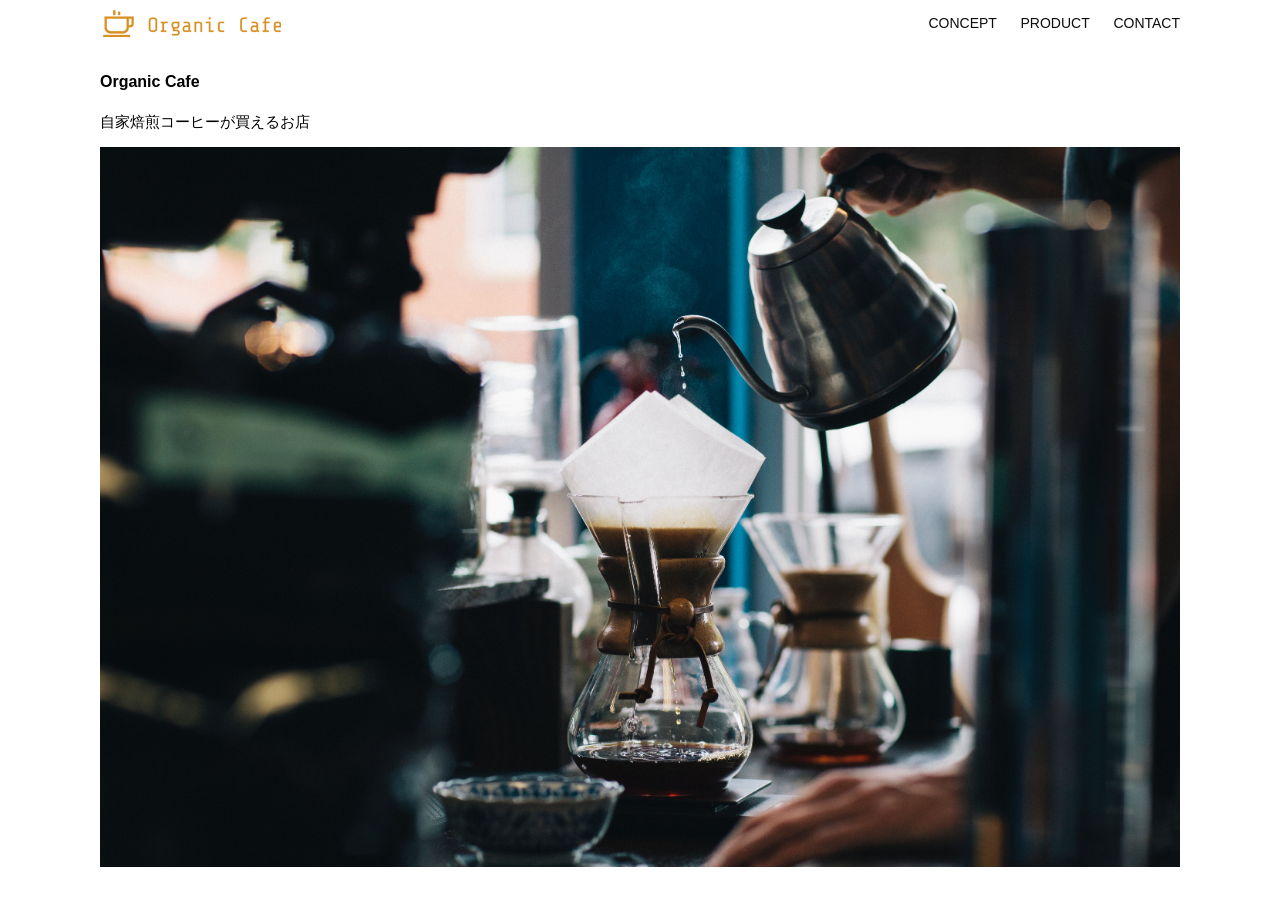
<file: kadai_013/index.html>
<!DOCTYPE html>
<html>
  <head>
    <title>Organic Cafe</title>
    <meta charset="UTF-8" />
    <meta name="description" content="自家焙煎のコーヒーがお家で楽しめるOrganic Cafe"/>
    <meta name="viewport" content="width=device-width, initial-scale=1.0" />
    <link rel="stylesheet" href="style.css" />
  </head>
  <body>
    <!-- ヘッダー -->
    <header>
      <!-- ロゴ -->
      <a href="index.html" id="logo"><img src="images/logo.png" alt="トップページに戻る"/></a>

      <!-- PC用ナビゲーション -->
      <nav id="nav-pc">
        <a href="index.html#concept">CONCEPT</a>
        <a href="index.html#product">PRODUCT</a>
        <a href="index.html#contact">CONTACT</a>
      </nav>

      <!-- ここからスマホ用メニューボタン-->
       <img id="menu-sp"  src="images/button-menu.png"  alt="ナビゲーションを開く"  onclick="document.getElementById('nav-sp').style.display = 'block'">

       <!-- ここからスマホ用ナビゲーション-->       
        <nav id="nav-sp">
          <ul>
            <li>
          <img id="close" src="images/button-close.png" alt="ナビゲーションを閉じる"  onclick="document.getElementById('nav-sp').style.display = 'none'">
          </li>
          <li>
            
      <!-- スマホロゴ -->
       <a id="logo-sp" href="index.html" onclick="document.getElementById('nav-sp').style.display = 'none'"><img src="images/logo-sp.png" alt="トップページに戻る"></a>
       
        </li>
        <li><a class="menu" href="index.html#concept" onclick="document.getElementById('nav-sp').style.display = 'none'">CONCEPT</a></li>
        <li><a class="menu" href="index.html#product" onclick="document.getElementById('nav-sp').style.display = 'none'">PRODUCT</a></li>
        <li><a class="menu" href="index.html#contact" onclick="document.getElementById('nav-sp').style.display = 'none'">CONTACT</a></li>
      </ul>
        </nav>

    </header>

    <main>
      <article>
        <!-- メインビジュアル -->
        <section id="main-visual">
          <div id="main-message">
            <h4>Organic Cafe</h4>
            <p>自家焙煎コーヒーが買えるお店</p>
          </div>
          <img src="images/main-image.jpg" alt="コーヒーをハンドドリップで淹れる画像"/>
        </section>
      </article>
    </main>
  </body>
</html>
</file>
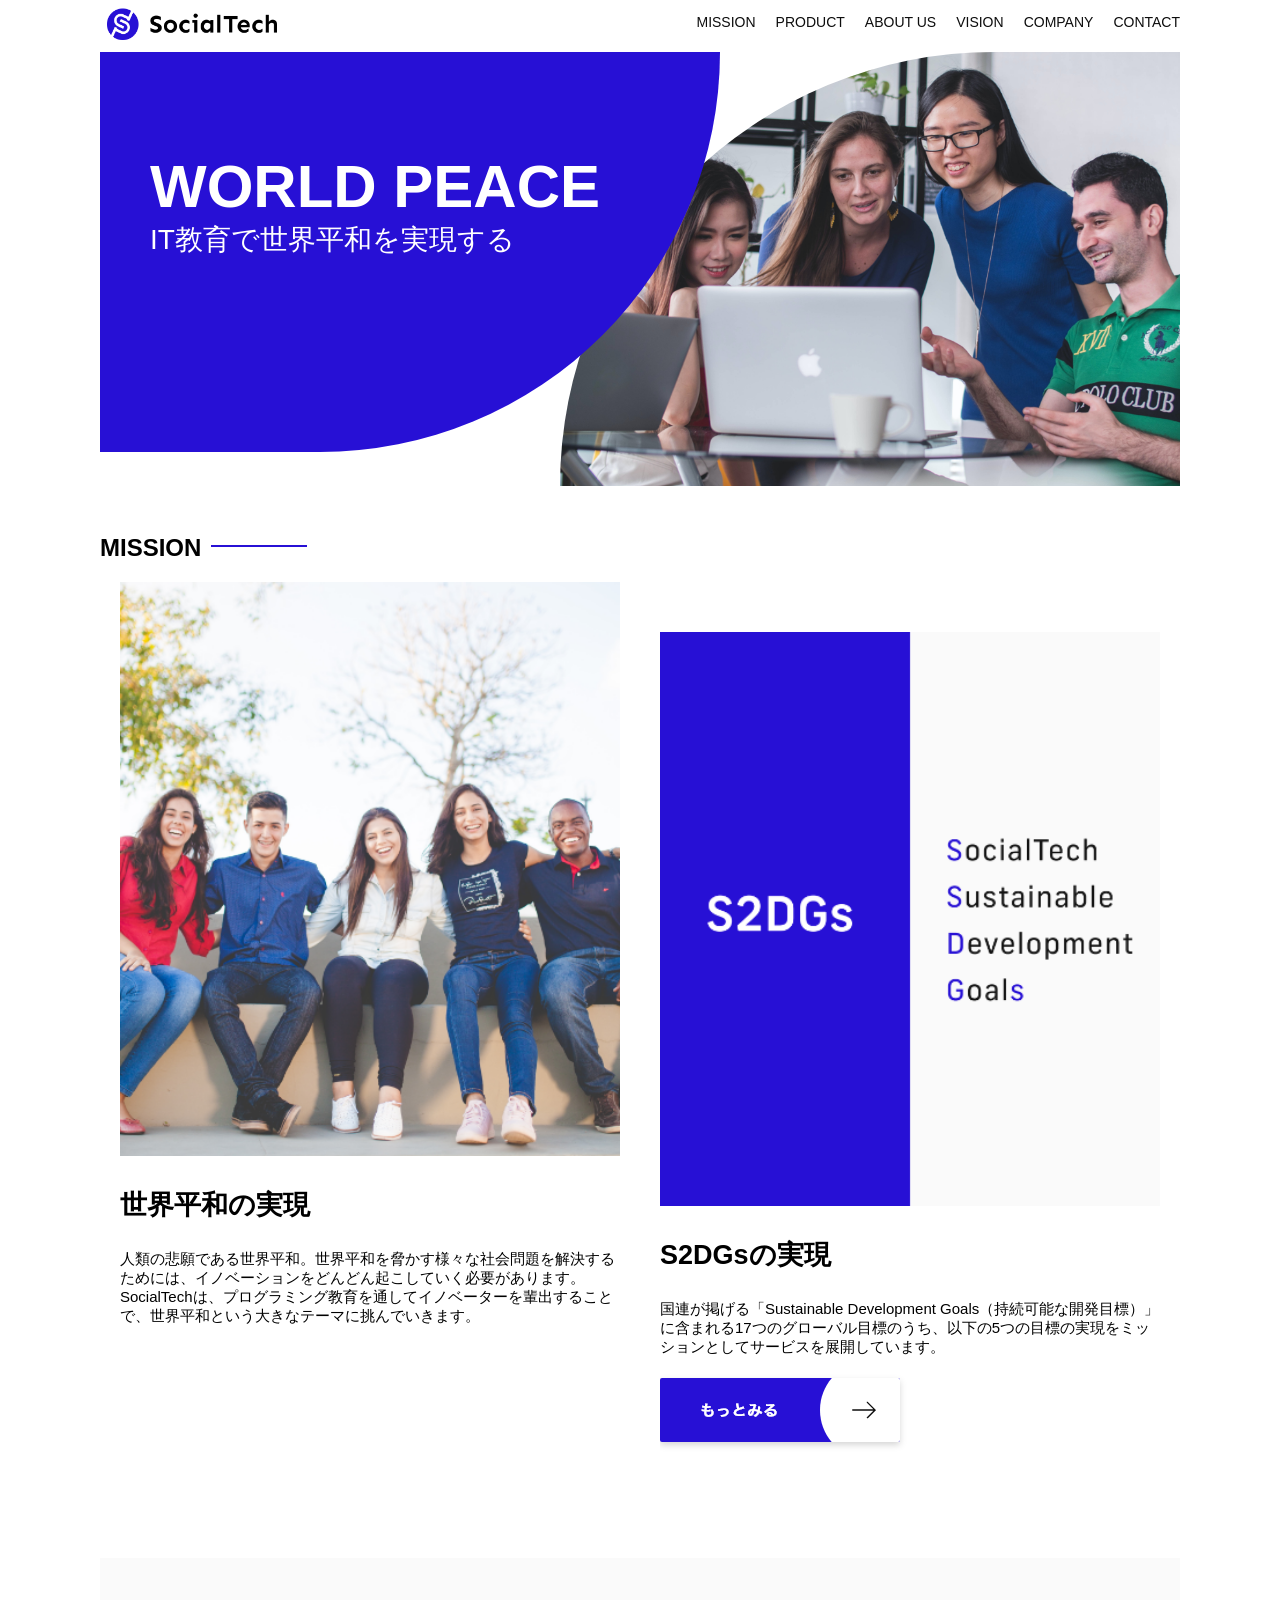
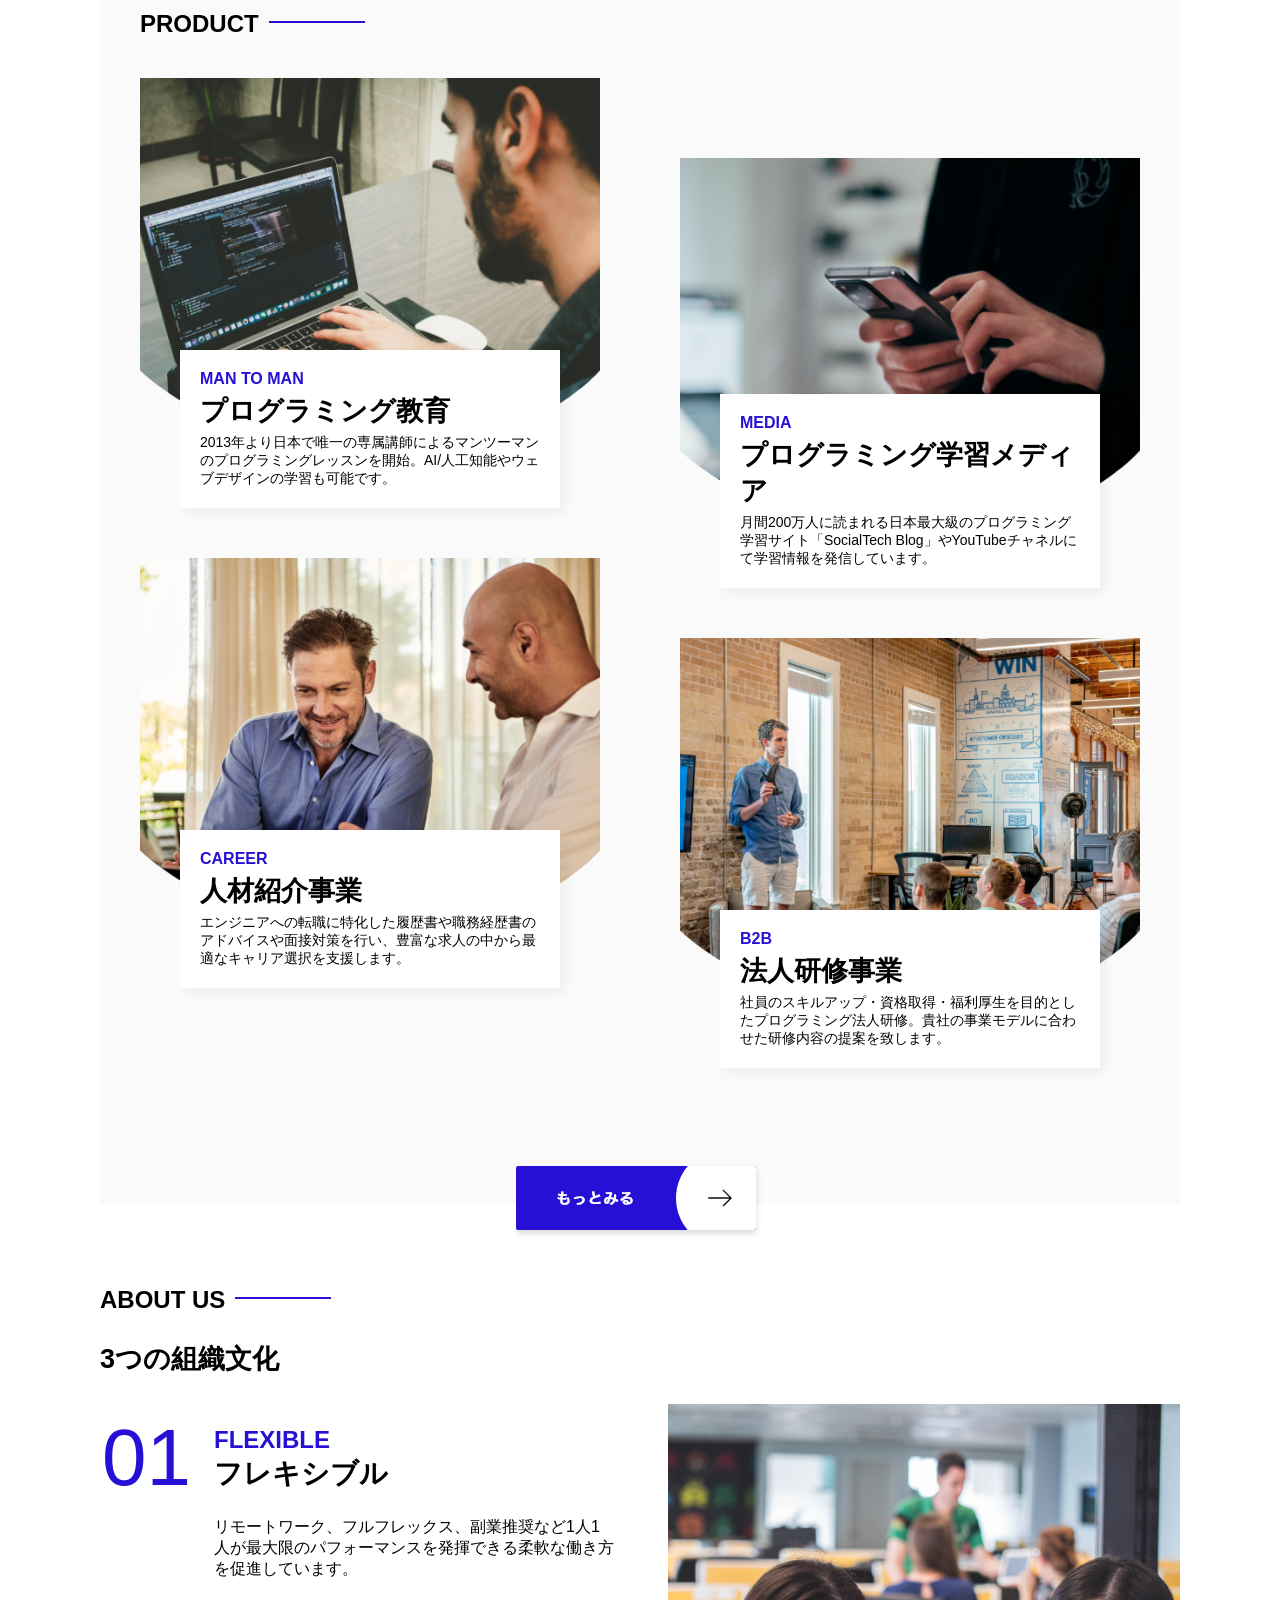
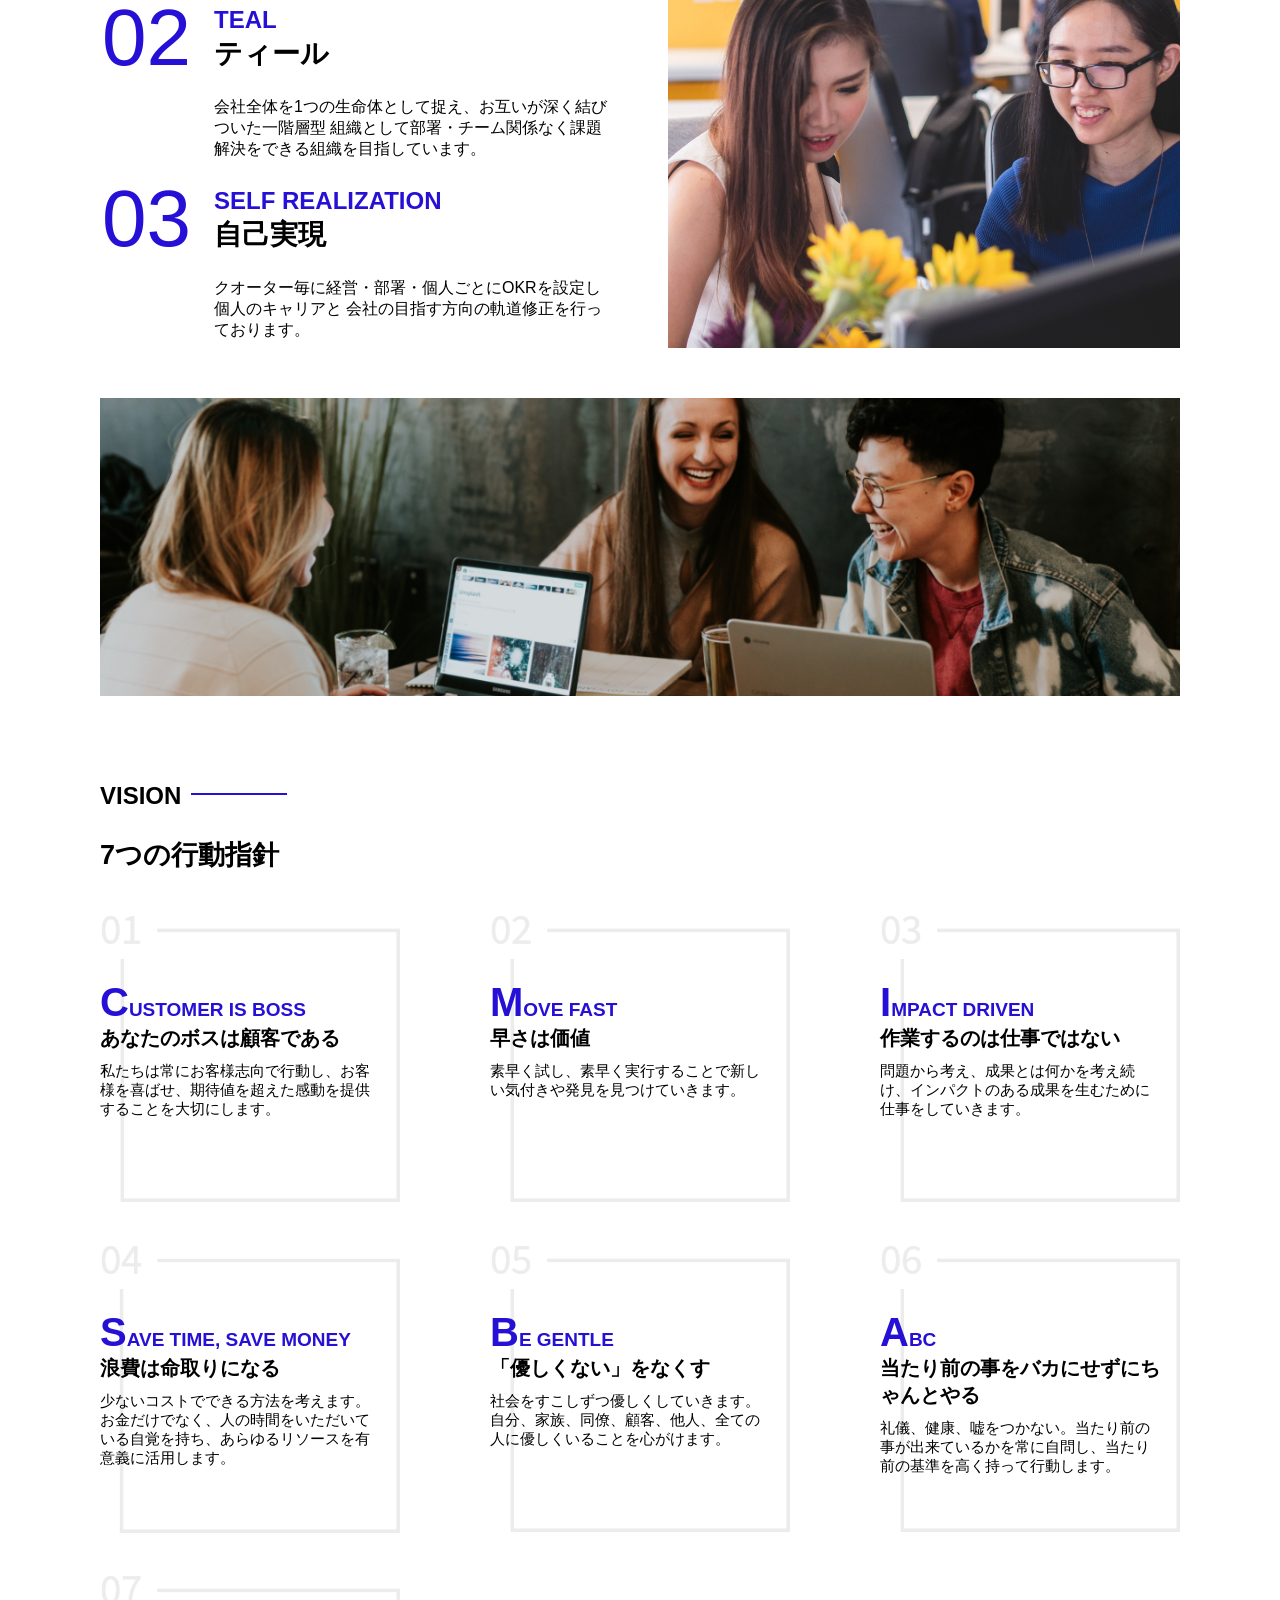
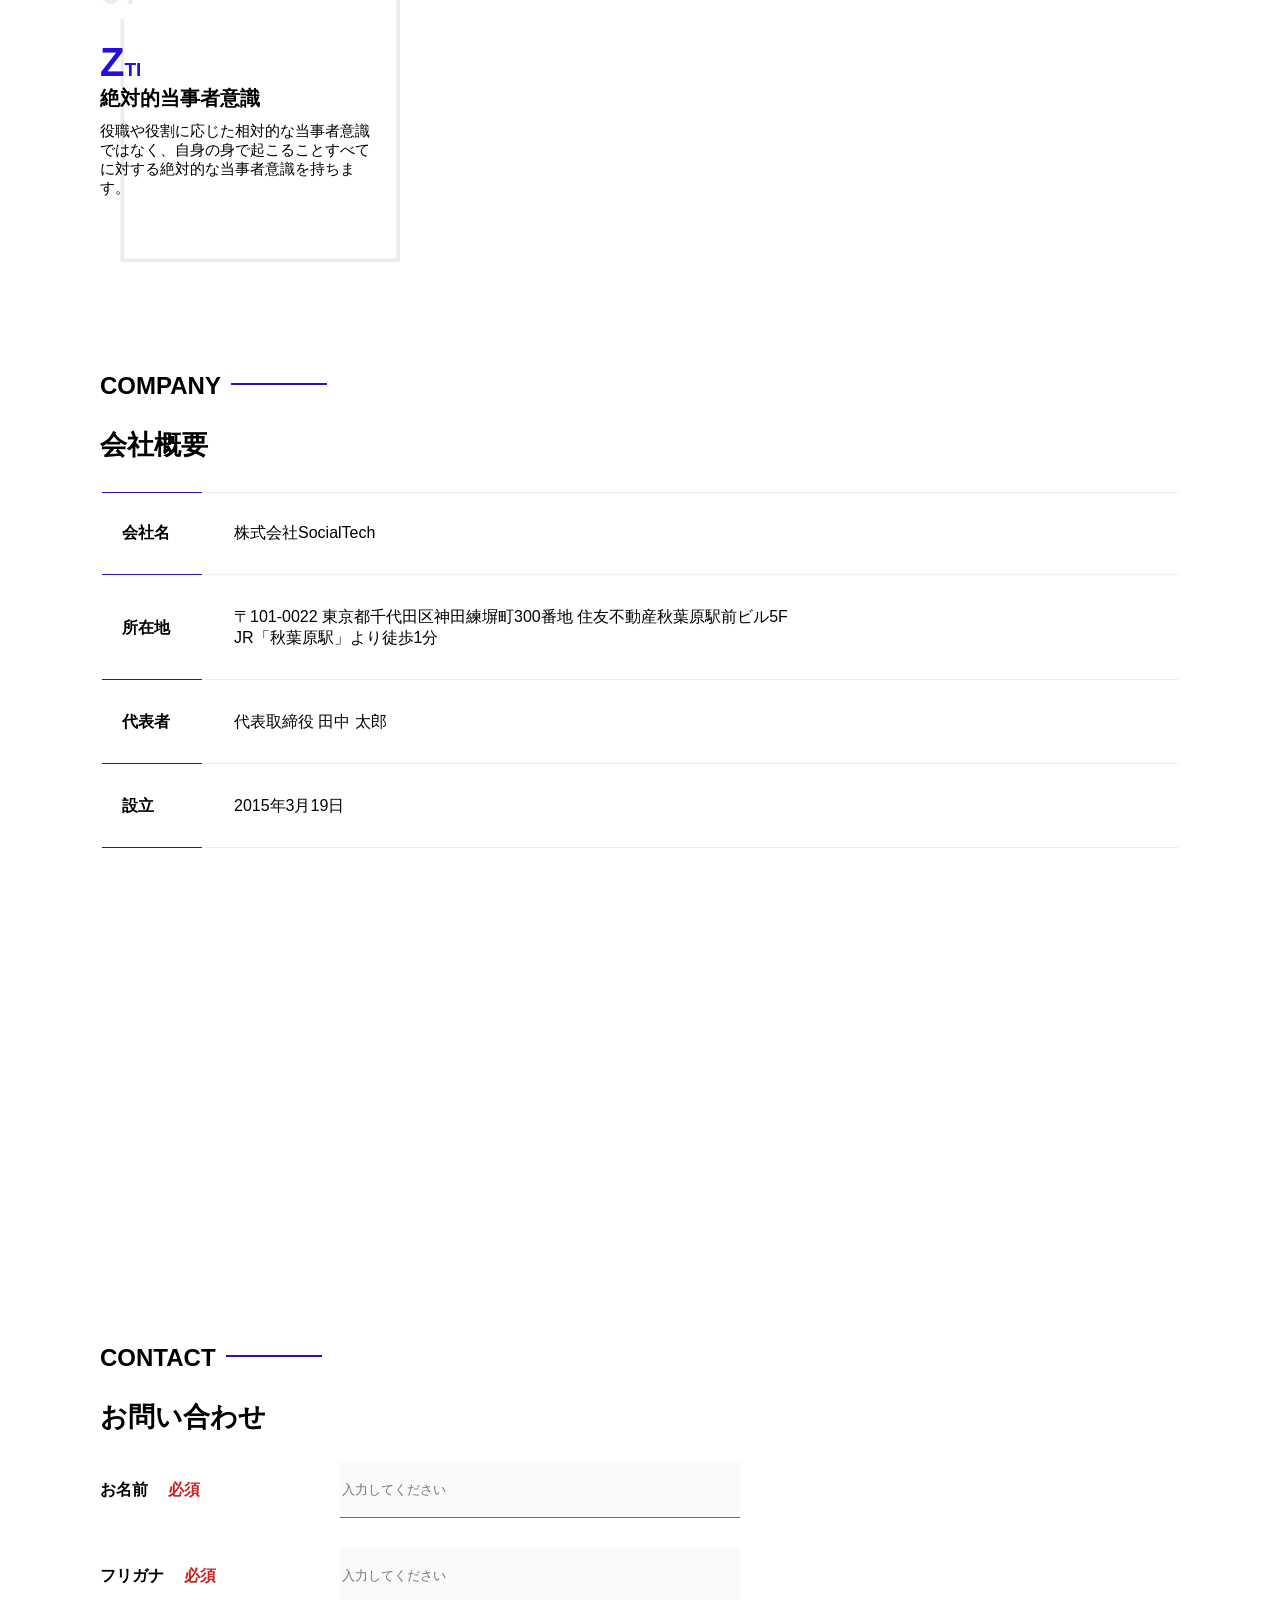
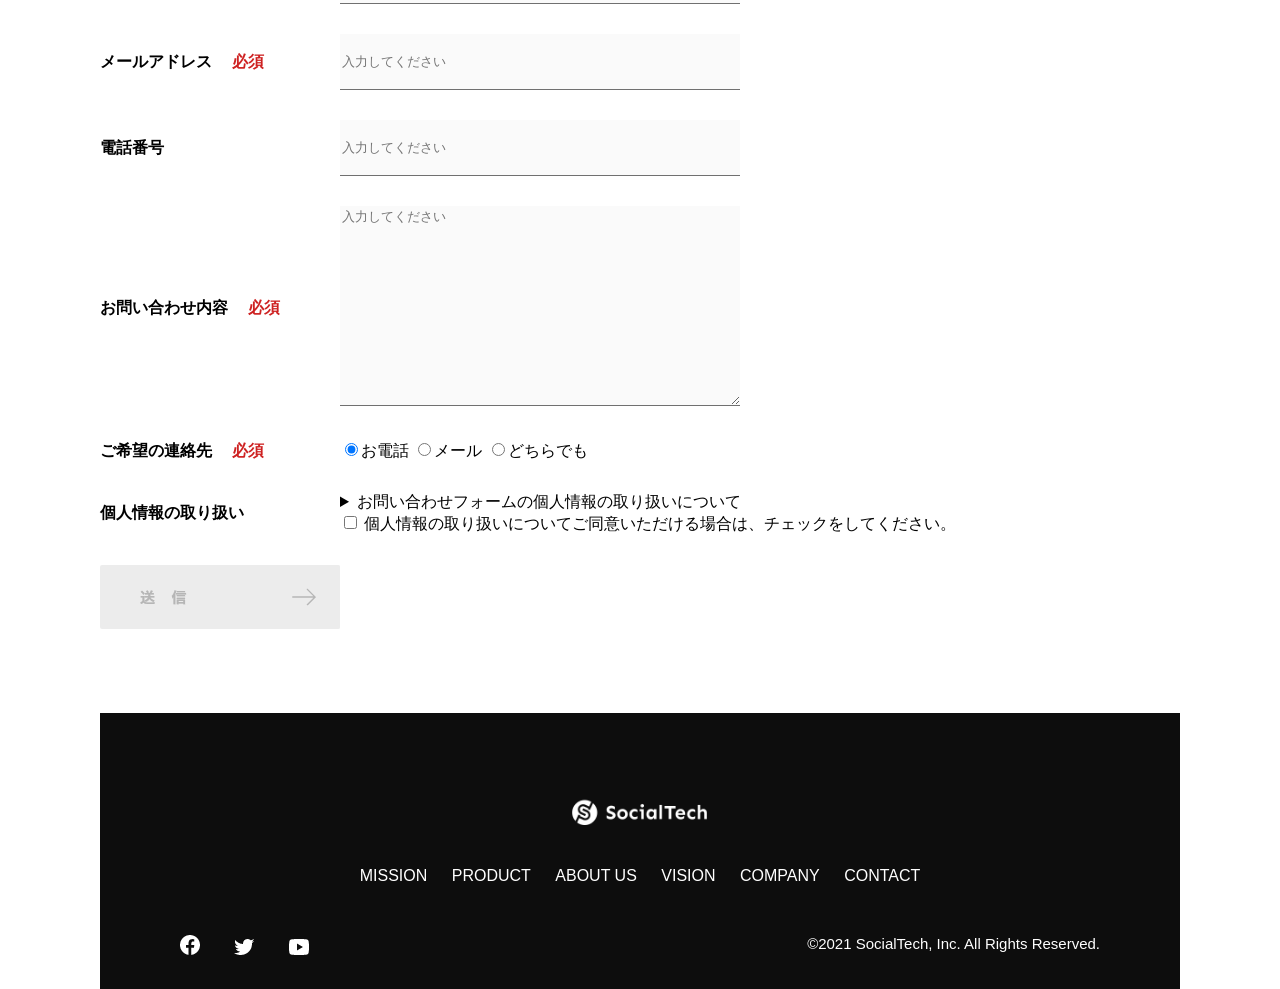
<file: kadai_tutorial_output/index.html>
<!DOCTYPE html>
<html>
    <head>
        <title>SocialTech</title>
        <meta charset="UTF-8">
        <meta name="description"    content="SocialTechはEdtech業界のリーディングカンパニーを目指します">
        <meta name="viewport"  content="width=device-width, initial-scale=1.0">
        <link rel="stylesheet" href="style.css">
    </head>
    
<body>
    
<!-- ヘッダー -->
  <header>
     <!-- ロゴ -->
     <a href="wk_index.html" id="logo">
       <img src="images/logo.png" alt="トップページに戻る">
     </a> 
      <!-- PC用ナビゲーション -->
     <nav id="nav-pc">
        <ul>
         <li><a href="mission.html">MISSION</a></li>
         <li><a href="product.html">PRODUCT</a></li>
         <li><a href="index.html#aboutus">ABOUT US</a></li>
         <li><a href="index.html#vision">VISION</a></li>
         <li><a href="index.html#company">COMPANY</a></li>
         <li><a href="index.html#contact">CONTACT</a></li>
        </ul>
    </nav> 
       <!-- スマホ用メニューボタン -->
       <button id="menu-sp" onclick="document.getElementById('nav-sp').style.display = 'block'">
        <img src="images/button-menu.png" alt="ナビゲーションを開く">
      </button>
       <!-- スマホ用ナビゲーション -->
       <div id="nav-sp">
         <button id="close" onclick="document.getElementById('nav-sp').style.display = 'none'">
           <img src="images/button-close.png" alt="ナビゲーションを閉じる">
         </button>
 
         <nav>
           <ul>
             <li>
               <a id="logo-sp" href="index.html" onclick="document.getElementById('nav-sp').style.display = 'none'"><img src="images/logo-sp.png" alt="トップページに戻る"></a>
             </li>
             <li><a class="menu" href="mission.html" onclick="document.getElementById('nav-sp').style.display = 'none'">MISSION</a></li>
             <li><a class="menu" href="product.html" onclick="document.getElementById('nav-sp').style.display = 'none'">PRODUCT</a></li>
             <li><a class="menu" href="index.html#aboutus" onclick="document.getElementById('nav-sp').style.display = 'none'">ABOUT US</a></li>
             <li><a class="menu" href="index.html#vision" onclick="document.getElementById('nav-sp').style.display = 'none'">VISION</a></li>
             <li><a class="menu" href="index.html#company" onclick="document.getElementById('nav-sp').style.display = 'none'">COMPANY</a></li>
             <li><a class="menu" href="index.html#contact" onclick="document.getElementById('nav-sp').style.display = 'none'">CONTACT</a></li>
           </ul>
         </nav>
         <div id="sns">
           <a href="https://www.facebook.com/sejuku2013">
             <img src="images/button-facebook.png" alt="Facebookのリンク">
           </a>
           <a href="https://twitter.com/samuraijuku">
             <img src="images/button-twitter.png" alt="Twitterのリンク">
           </a>
           <a href="https://www.youtube.com/channel/UCCFOQO5aDK0xXam4cUQXT8g">
             <img src="images/button-youtube.png" alt="YouTubeのリンク">
           </a>
         </div>
       </div>
  </header>
<!--ここまでヘッダー部分です-->


<!--ここからMISSONパートです-->
<main>
    <article>
      <!-- メインビジュアル -->
      <section id="main-visual">
        <div id="main-message">
          <h1>WORLD PEACE</h1>
          <p>IT教育で世界平和を実現する</p>
        </div>
        <img src="images/index/index-main.png" alt="PCの周りに集まる多国籍の仲間たち">
      </section>

<!--ミッション-->
      <section id="mission">
        <h2 class="index-h2">MISSION</h2>
        <div id="mission-flex">
          <div>
            <img id="mission-photo" src="images/index/index-mission.png" alt="屋外のベンチで写真を撮影する多国籍の仲間たち">
            <h3>世界平和の実現</h3>
            <p>
              人類の悲願である世界平和。世界平和を脅かす様々な社会問題を解決するためには、イノベーションをどんどん起こしていく必要があります。SocialTechは、プログラミング教育を通してイノベーターを輩出することで、世界平和という大きなテーマに挑んでいきます。
            </p>
          </div>
          <div>
            <img id="s2dgs" src="images/index/s2dgs.png" alt="S2DGs">
            <h3>S2DGsの実現</h3>
            <p>国連が掲げる「Sustainable Development Goals（持続可能な開発目標）」に含まれる17つのグローバル目標のうち、以下の5つの目標の実現をミッションとしてサービスを展開しています。</p>
            <a href="mission.html">
              <img src="images/button-more.png" alt="もっとみる">
            </a>
          </div>
        </div>
      </section>
  <!--ここまでMISSONパートです-->    


<!-- ここからプロダクト -->
       <section id="product">
        <h2 class="index-h2">PRODUCT</h2>
        <div class="product-flex">
          <div id="product-left">
             <div>
               <img class="product-photo" src="images/index/index-mantoman.png" alt="PCでコードを書く男性">
               <div class="product-explain">
                 <span>MAN TO MAN</span>
                 <h3>プログラミング教育</h3>
                 <p>2013年より日本で唯一の専属講師によるマンツーマンのプログラミングレッスンを開始。AI/人工知能やウェブデザインの学習も可能です。</p>
               </div>
             </div>
             <div>
               <img class="product-photo" src="images/index/index-career.png" alt="笑顔で話し合う2人の男性">
               <div class="product-explain">
                 <span>CAREER</span>
                 <h3>人材紹介事業</h3>
                 <p>エンジニアへの転職に特化した履歴書や職務経歴書のアドバイスや面接対策を行い、豊富な求人の中から最適なキャリア選択を支援します。</p>
               </div>
             </div>
          </div>
<div id="product-right">
            <div>
              <img class="product-photo" src="images/index/index-media.png" alt="スマートフォンを操作する人">
              <div class="product-explain">
                <span>MEDIA</span>
                <h3>プログラミング学習メディア</h3>
                <p>月間200万人に読まれる日本最大級のプログラミング学習サイト「SocialTech Blog」やYouTubeチャネルにて学習情報を発信しています。</p>
              </div>
            </div>
            <div>
              <img class="product-photo" src="images/index/index-b2b.png" alt="講演中の男性とそれを聴く人々">
              <div class="product-explain">
                <span>B2B</span>
                <h3>法人研修事業</h3>
                <p>社員のスキルアップ・資格取得・福利厚生を目的としたプログラミング法人研修。貴社の事業モデルに合わせた研修内容の提案を致します。</p>
              </div>
            </div>
          </div>
        </div>
        <div id="product-more">
          <a href="product.html">
            <img src="images/button-more.png" alt="もっとみる">
          </a>
        </div>
      </section>


<!-- ABOUT US -->
      <section id="aboutus">
        <h2 class="index-h2">ABOUT US</h2>
        <h3>3つの組織文化</h3>
        <div>
          <table class="culture-table">
            <tr>
              <td class="culture-num">01</td>
              <th><span class="culture-en">FLEXIBLE</span><br>フレキシブル</th>
            </tr>
            <tr>
              <td>
                <!--空のセル-->
              </td>
              <td class="culture-description">リモートワーク、フルフレックス、副業推奨など1人1人が最大限のパフォーマンスを発揮できる柔軟な働き方を促進しています。</td>
            </tr>
            <tr>
              <td class="culture-num">02</td>
              <th><span class="culture-en">TEAL</span><br>ティール</th>
            </tr>
            <tr>
              <td>
                <!--空のセル-->
              </td>
              <td class="culture-description">会社全体を1つの生命体として捉え、お互いが深く結びついた一階層型 組織として部署・チーム関係なく課題解決をできる組織を目指しています。</td>
            </tr>
            <tr>
              <td class="culture-num">03</td>
              <th><span class="culture-en">SELF REALIZATION</span><br>自己実現</th>
            </tr>
            <tr>
              <td>
                <!--空のセル-->
              </td>
              <td class="culture-description">クオーター毎に経営・部署・個人ごとにOKRを設定し個人のキャリアと 会社の目指す方向の軌道修正を行っております。</td>
            </tr>
          </table>
          <img class="culture-img" src="images/index/index-aboutus1.png" alt="笑顔で話し合う2人の女性">
        </div>
        <img class="culture-img2" src="images/index/index-aboutus2.png" alt="笑顔で話し合う3人の男女">
      </section>


 <!-- VISION -->
        <section id="vision">
          <h2 class="index-h2">VISION</h2>
          <h3>7つの行動指針</h3>
          <div>
            <div class="vision-box">
              <img src="images/index/vision-01.png" alt="01">
              <div>
                <h4>CUSTOMER IS BOSS</h4>
                <h5>あなたのボスは顧客である</h5>
                <p>私たちは常にお客様志向で行動し、お客様を喜ばせ、期待値を超えた感動を提供することを大切にします。</p>
              </div>
            </div>
              <div class="vision-box">
               <img src="images/index/vision-02.png" alt="02">
               <div>
                 <h4>MOVE FAST</h4>
                 <h5>早さは価値</h5>
                 <p>素早く試し、素早く実行することで新しい気付きや発見を見つけていきます。</p>
               </div>
             </div>
             <div class="vision-box">
               <img src="images/index/vision-03.png" alt="03">
               <div>
                 <h4>IMPACT DRIVEN</h4>
                 <h5>作業するのは仕事ではない</h5>
                 <p>問題から考え、成果とは何かを考え続け、インパクトのある成果を生むために仕事をしていきます。</p>
               </div>
             </div>
             <div class="vision-box">
               <img src="images/index/vision-04.png" alt="04">
               <div>
                 <h4>SAVE TIME, SAVE MONEY</h4>
                 <h5>浪費は命取りになる</h5>
                 <p>少ないコストでできる方法を考えます。お金だけでなく、人の時間をいただいている自覚を持ち、あらゆるリソースを有意義に活用します。</p>
               </div>
             </div>
             <div class="vision-box">
               <img src="images/index/vision-05.png" alt="05">
               <div>
                 <h4>BE GENTLE</h4>
                 <h5>「優しくない」をなくす</h5>
                 <p>社会をすこしずつ優しくしていきます。自分、家族、同僚、顧客、他人、全ての人に優しくいることを心がけます。</p>
               </div>
             </div>
             <div class="vision-box">
               <img src="images/index/vision-06.png" alt="06">
               <div>
                 <h4>ABC</h4>
                 <h5>当たり前の事をバカにせずにちゃんとやる</h5>
                 <p>礼儀、健康、嘘をつかない。当たり前の事が出来ているかを常に自問し、当たり前の基準を高く持って行動します。</p>
               </div>
             </div>
             <div class="vision-box">
               <img src="images/index/vision-07.png" alt="07">
               <div>
                 <h4>ZTI</h4>
                 <h5>絶対的当事者意識</h5>
                 <p>役職や役割に応じた相対的な当事者意識ではなく、自身の身で起こることすべてに対する絶対的な当事者意識を持ちます。</p>
               </div>
             </div>
        </div>
      </section>


<!-- COMPANY -->
        <section id="company">
          <h2 class="index-h2">COMPANY</h2>
          <h3>会社概要</h3>
          <table id="company-table">
            <tr>
              <th class="tableheader tableheader-first">会社名</th>
              <td class="cell cell-first">株式会社SocialTech</td>
            </tr>
            <tr>
              <th class="tableheader">所在地</th>
              <td class="cell">〒101-0022 東京都千代田区神田練塀町300番地 住友不動産秋葉原駅前ビル5F<br>JR「秋葉原駅」より徒歩1分</td>
            </tr>
            <tr>
              <th class="tableheader">代表者</th>
              <td class="cell">代表取締役 田中 太郎</td>
            </tr>
            <tr>
              <th class="tableheader">設立</th>
              <td class="cell">2015年3月19日</td>
            </tr>
          </table>
 <iframe 
 src="https://www.google.com/maps/embed?pb=!1m18!1m12!1m3!1d3240.0688551336807!2d139.7720776771055!3d35.69992317258124!2m3!1f0!2f0!3f0!3m2!1i1024!2i768!4f13.1!3m3!1m2!1s0x60188fee13660e23%3A0x77137876edf742ac!2z5L2P5Y-L5LiN5YuV55Sj56eL6JGJ5Y6f6aeF5YmN44OT44Or!5e0!3m2!1sja!2sjp!4v1704858013291!5m2!1sja!2sjp" 
 style="border: 0" allowfullscreen="" loading="lazy">
 </iframe>
</section>


<!-- お問い合わせフォーム -->
        <section id="contact">
          <h2 class="index-h2">CONTACT</h2>
          <h3>お問い合わせ</h3>
          <form>
            <div>
              <div class="contact-heading">
                <label class="contact-label">お名前<span class="contact-span">必須</span></label>
              </div>
              <div>
                <input type="text" name="name" placeholder="入力してください" class="contact-textbox">
              </div>
            </div>
            <div>
              <div class="contact-heading">
                <label class="contact-label">フリガナ<span class="contact-span">必須</span></label>
              </div>
              <div>
                <input type="text" name="hurigana" placeholder="入力してください" class="contact-textbox">
              </div>
            </div>
            <div>
              <div class="contact-heading">
                <label class="contact-label">メールアドレス<span class="contact-span">必須</span></label>
              </div>
              <div>
                <input type="text" name="email" placeholder="入力してください" class="contact-textbox">
              </div>
            </div>
            <div>
              <div class="contact-heading">
                <label class="contact-label">電話番号</label>
              </div>
              <div>
                <input type="text" name="tel" placeholder="入力してください" class="contact-textbox">
              </div>
            </div>
            <div>
              <div class="contact-heading">
                <label class="contact-label">お問い合わせ内容<span class="contact-span">必須</span></label>
              </div>
              <div>
                <textarea class="contact-textarea" placeholder="入力してください" name="message"></textarea>
              </div>
            </div>
            <div>
              <div class="contact-heading">
                <label class="contact-label">ご希望の連絡先<span class="contact-span">必須</span></label>
              </div>
              <div><input class="radiobutton" type="radio" value="tel" name="contact" checked><label>お電話</label> <input class="radiobutton" type="radio" value="mail" name="contact"><label>メール</label> <input class="radiobutton" type="radio" value="both" name="contact"><label>どちらでも</label></div>
            </div>
            <div>
              <div class="contact-heading">
                <label class="contact-label">個人情報の取り扱い</label>
              </div>
              <div>
                <details>
                  <summary>お問い合わせフォームの個人情報の取り扱いについて</summary>
                  <div>
                    <dl>
                      <dt>１．組織の名称又は氏名</dt>
                      <dd>株式会社SocialTech</dd>
                      <dt>２．個人情報保護管理者（若しくはその代理人）の氏名又は職名、所属及び連絡先</dt>
                      <dd>
                        <p>鈴木 一郎 コーポレート部</p>
                        <p>メールアドレス：samurai@example.com</p>
                        <p>TEL：03-1234-5678</p>
                      </dd>
                      <dt>３．個人情報の利用目的</dt>
                      <dd>
                        <ul>
                          <li>本サービス及び本サービスに関連する情報の提供又はそれらに関する連絡のため</li>
                          <li>ユーザーの本人確認のため</li>
                          <li>当社サービスのご案内のため</li>
                          <li>当社の商品等の広告または宣伝（電子メールによるものを含むものとします。）</li>
                        </ul>
                      </dd>
                      <dt>４．個人情報の取り扱い業務の委託</dt>
                      <dd>個人情報の取扱業務の全部または一部を外部に業務委託する場合があります。その際、弊社は、個人情報を適切に保護できる管理体制を敷き実行していることを条件として委託先を厳選したうえで、機密保持契約を委託先と締結し、お客様の個人情報を厳密に管理させます。</dd>
                      <dt>５．個人情報の開示等の請求</dt>
                      <dd>
                        お客様は、弊社に対してご自身の個人情報の開示等（利用目的の通知、開示、内容の訂正・追加・削除、利用の停止または消去、第三者への提供の停止）に関して、当社問合わせ窓口に申し出ることができます。<br>
                        その際、弊社はお客様ご本人を確認させていただいたうえで、合理的な期間内に対応いたします。<br>
                        なお、個人情報に関する弊社問合わせ先は、次の通りです。
                      </dd>
                      <dd>
                        <p>株式会社SocialTech　個人情報問合せ窓口</p>
                        <p>〒150-0043　東京都千代田区神田練塀町300番地 住友不動産秋葉原駅前ビル5F</p>
                        <p>メールアドレス：samurai@example.com　TEL：03-1234-5678</p>
                      </dd>

                      <dt>６．個人情報を提供されることの任意性について</dt>
                      <dd>お客様がご自身の個人情報を弊社に提供されるか否かは、お客様のご判断によりますが、もしご提供されない場合には、適切なサービスが提供できない場合がありますので予めご了承ください。</dd>
                    </dl>
                  </div>
                </details>
                <input type="checkbox" name="agree">
                <span>個人情報の取り扱いについてご同意いただける場合は、チェックをしてください。</span>
              </div>
            </div>
             <input type="image" src="images/button-submit.png" alt="送信する">
          </form>
        </section>
      </article>
    </main>


<!--ここからフッター部分です--> 
    <footer>
      <div id="footer-logo">
        <img src="images/logo-sp.png" alt="SocialTech">
      </div>
      <div id="footer-link">
        <a href="mission.html">MISSION</a>
        <a href="product.html">PRODUCT</a>
        <a href="index.html#aboutus">ABOUT US</a>
        <a href="index.html#vision">VISION</a>
        <a href="index.html#company">COMPANY</a>
        <a href="index.html#contact">CONTACT</a>
      </div>
       <div id="sns-footer">
         <div class="sns-btns">
           <a href="https://www.facebook.com/sejuku2013"><img src="images/button-facebook.png" alt="Facebookのリンク"></a>
           <a href="https://twitter.com/samuraijuku"><img src="images/button-twitter.png" alt="Twitterのリンク"></a>
           <a href="https://www.youtube.com/channel/UCCFOQO5aDK0xXam4cUQXT8g"><img src="images/button-youtube.png" alt="YouTubeのリンク"></a>
         </div>
         <p id="copyright">&copy;2021 SocialTech, Inc. All Rights Reserved.</p>
       </div>
    </footer>

</body>


</html>
</file>
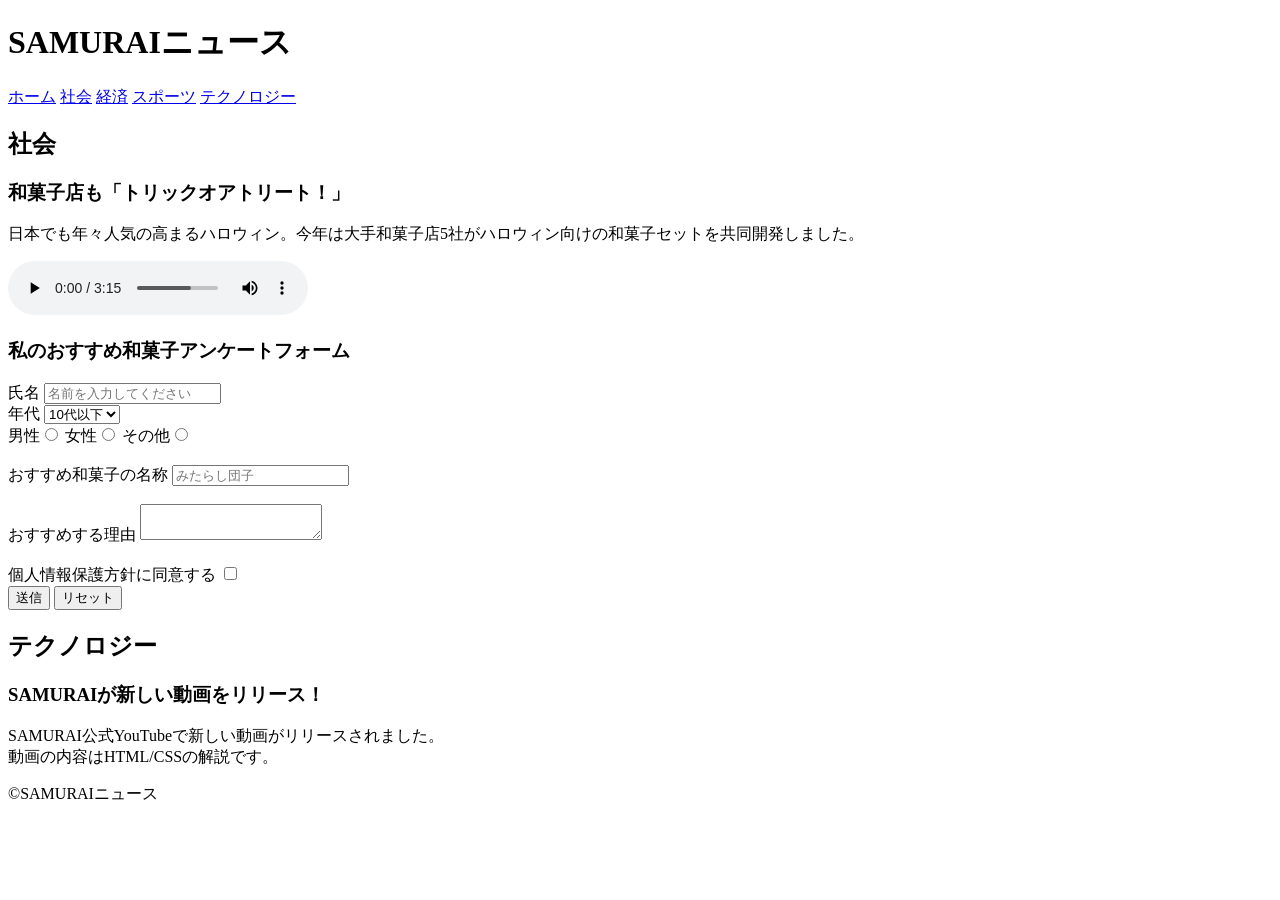
<file: kadai_008/kadai_008.html>
<!DOCTYPE html>
<html>
<head>
    <title>8章課題</title>
<meta name="description" content="このページは8章の課題です。">
<meta charset="UTF-8">
</head>
<body>
    <header>
        <h1>SAMURAIニュース</h1>
         <nav>
      <a href="https://www.sejuku.net/">ホーム</a>
      <a href="https://www.sejuku.net/">社会</a>
      <a href="https://www.sejuku.net/">経済</a>
      <a href="https://www.sejuku.net/">スポーツ</a>
      <a href="https://www.sejuku.net/">テクノロジー</a>
    </nav> 
    </header>
    <main>
        <article>
            <h2>社会</h2>
            <section>
               <h3>和菓子店も「トリックオアトリート！」</h3>
               <p>日本でも年々人気の高まるハロウィン。今年は大手和菓子店5社がハロウィン向けの和菓子セットを共同開発しました。</p>

               <audio src="ichi.mp3" controls></audio> 
            </section>

            <section>
                <h3>私のおすすめ和菓子アンケートフォーム</h3>
                <form>
                    <label>氏名</label>
                    <input type="text" placeholder="名前を入力してください">
                    <br>
                    <label>年代</label>
                    <select>
                        <option>10代以下</option>
                        <option>20代</option>
                        <option>30代</option>
                        <option>40代以上</option>
                    </select>
                    <br>
                    <label>男性</label><input type="radio" name="gender">
                    <label>女性</label><input type="radio" name="gender">
                    <label>その他</label><input type="radio" name="gender">
                    <br>
                    <br>
                    <label>おすすめ和菓子の名称</label>
                    <input type="text" placeholder="みたらし団子">
                    <br>
                    <br>
                    <label>おすすめする理由</label>
                    <textarea></textarea>
                    <br>
                    <br>
                    <label>個人情報保護方針に同意する</label>
                    <input type="checkbox">
                    <br>
                    <input type="submit" value="送信">
                    <input type="reset" value="リセット"/>  
                </form>
            </section>

        </article>
        <article>
            <h2>テクノロジー</h2>
            <section>
                <h3>SAMURAIが新しい動画をリリース！</h3>
                <p>SAMURAI公式YouTubeで新しい動画がリリースされました。<br>
                    動画の内容はHTML/CSSの解説です。</p>
            </section>
        </article>
    </main>
    <footer>
        <p>&copy;SAMURAIニュース</pp>
    </footer>
</body>
</html>
</file>
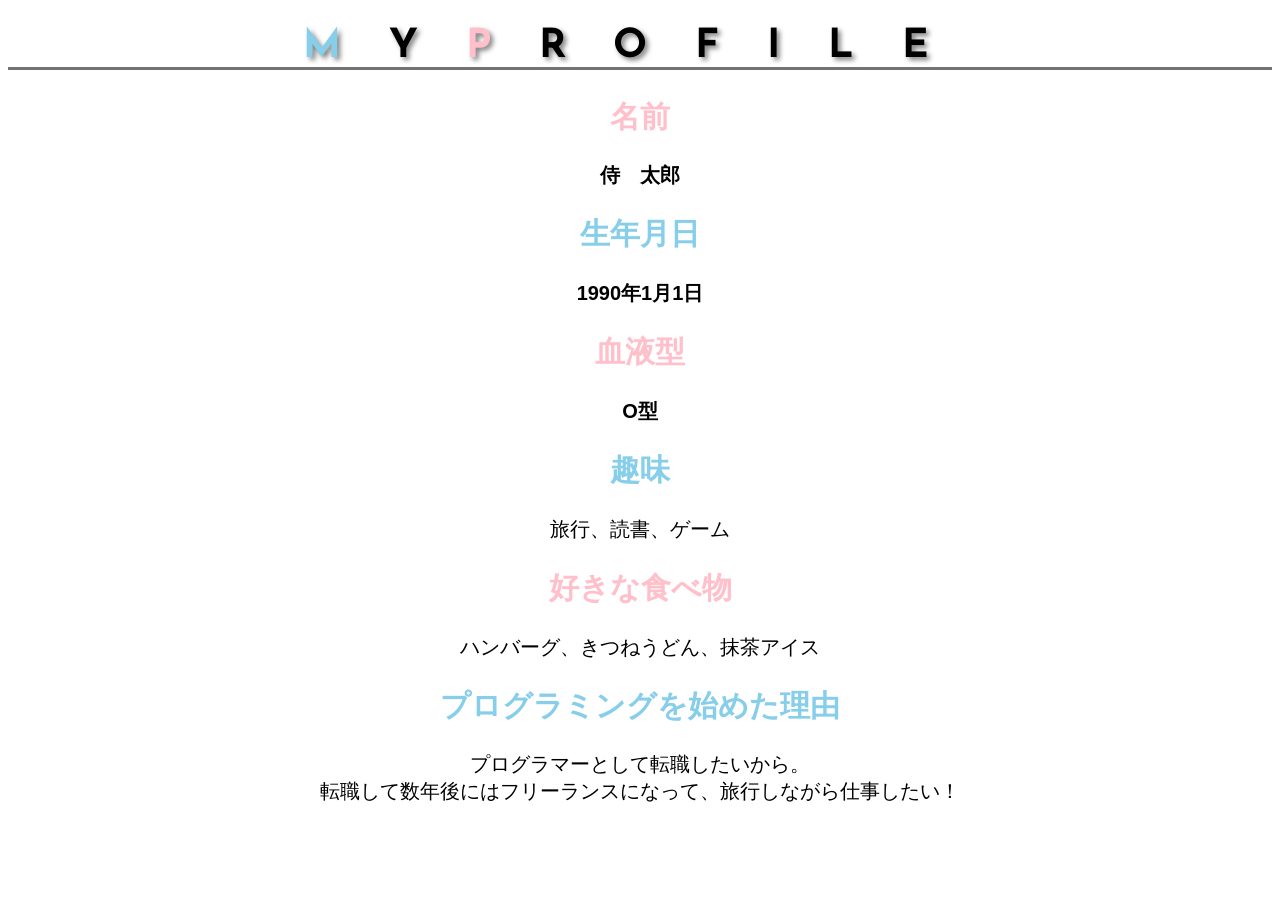
<file: kadai_015/kadai_015.html>
<!DOCTYPE html>
<html>
<head>
  <title>15章課題</title>
  <meta charset="UTF-8">
  <meta name="description" content="このページは15章の課題です。">
  <link rel="stylesheet" href="style.css">
  <link rel="preconnect" href="https://fonts.googleapis.com">
  <link rel="preconnect" href="https://fonts.gstatic.com" crossorigin>
  <link href="https://fonts.googleapis.com/css2?family=Josefin+Sans&display=swap" rel="stylesheet">
</head>
<body>
  <h1><span class="blue">M</span>Y<span class="pink">P</span>ROFILE</h1>
  <div id="basic">
    <h2 class="pink">名前</h2>
    <p>侍　太郎</p>
    <h2 class="blue">生年月日</h2>
    <p>1990年1月1日</p>
    <h2 class="pink">血液型</h2>
    <p>O型</p>
  </div>
  <h2 class="blue">趣味</h2>
  <p>旅行、読書、ゲーム</p>
  <h2 class="pink">好きな食べ物</h2>
  <p>ハンバーグ、きつねうどん、抹茶アイス</p>
  <h2 class="blue">プログラミングを始めた理由</h2>
  <p>プログラマーとして転職したいから。<br>転職して数年後にはフリーランスになって、旅行しながら仕事したい！</p>
</body>
</html>
</file>
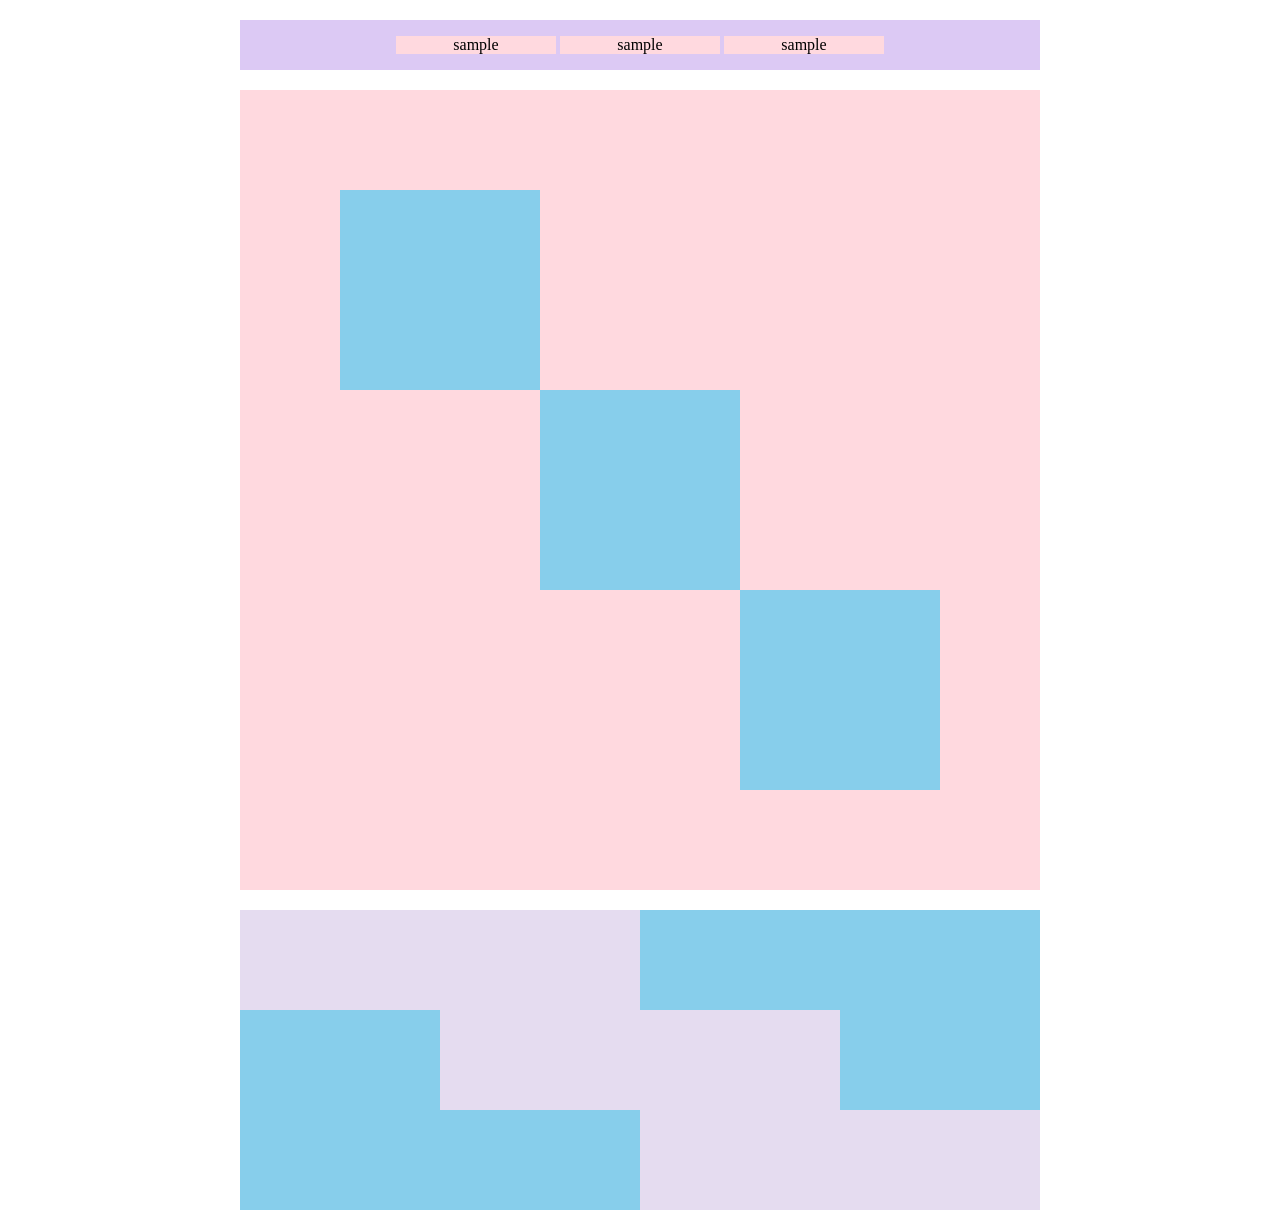
<file: kadai_018/kadai_018.html>
<!DOCTYPE html>
<html>
<head>
  <meta charset="UTF-8">
  <link rel="stylesheet" href="style.css">
  <meta name="description" content="このページは18章の課題です。">
  <title>18章課題</title>
</head>
<body>
  <div id="top">
    <p class="top-child">sample</p>
    <p class="top-child">sample</p>
    <p class="top-child">sample</p>
  </div>
  <div id="middle">
    <div id="middle-child01"></div>
    <div id="middle-child02"></div>
    <div id="middle-child03"></div>
  </div>
  <div id="bottom">
    <div id="bottom-child01"></div>
    <div id="bottom-child02"></div>
    <div id="bottom-child03"></div>
  </div>
</body>
</html>
</file>
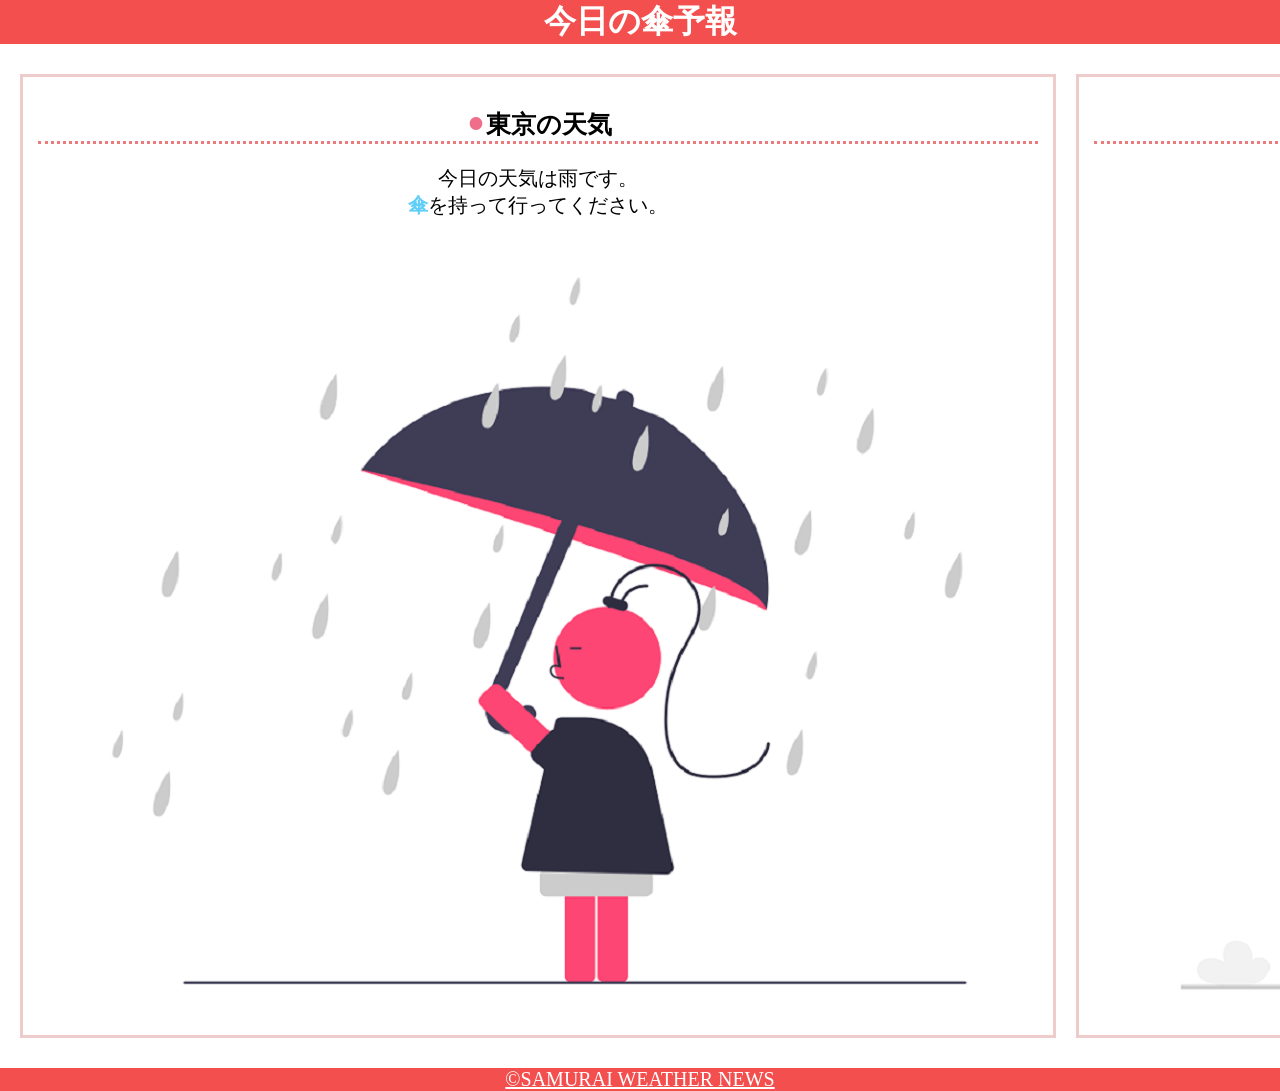
<file: kadai_022/kadai_022.html>
<!DOCTYPE html>
<html>
    <head>
        <meta charset="UTF-8">
        <meta name="viewport" content="width=device-width, initial-scale=1.0">
        <link rel="stylesheet" href="style.css">
        <meta name="description" content="このページは22章の課題です。">
        <title>22章課題</title>
    </head>
    <body>
       
        <header>
            <h1>今日の傘予報</h1>
        </header>  
 
        <main>

            <div id="parent">
                <div class="contents">
                    <h2>東京の天気</h2>
                    <p>今日の天気は雨です。</p>
                    <p>傘を持って行ってください。</p>
                    <img src="images/rainy.png" alt="雨">
                </div>
 
                <div class="contents">
                    <h2>北海道の天気</h2>
                    <p>今日の天気は曇りです。</p>
                    <p>傘は念のため持って行きましょう。</p>
                    <img src="images/cloudy.png" alt="曇り">
                </div>
 
                <div class="contents">
                    <h2>沖縄の天気</h2>
                    <p>今日の天気は晴れです。</p>
                    <p>傘は必要ないでしょう</p>
                    <img src="images/sunny.png" alt="晴れ">
                </div>

            </div>    
 
        </main>
 
        <footer>
            <a href="https://www.sejuku.net/corp/">&copy;SAMURAI WEATHER NEWS</a>
         </footer>
 
    </body>
</html>
</file>
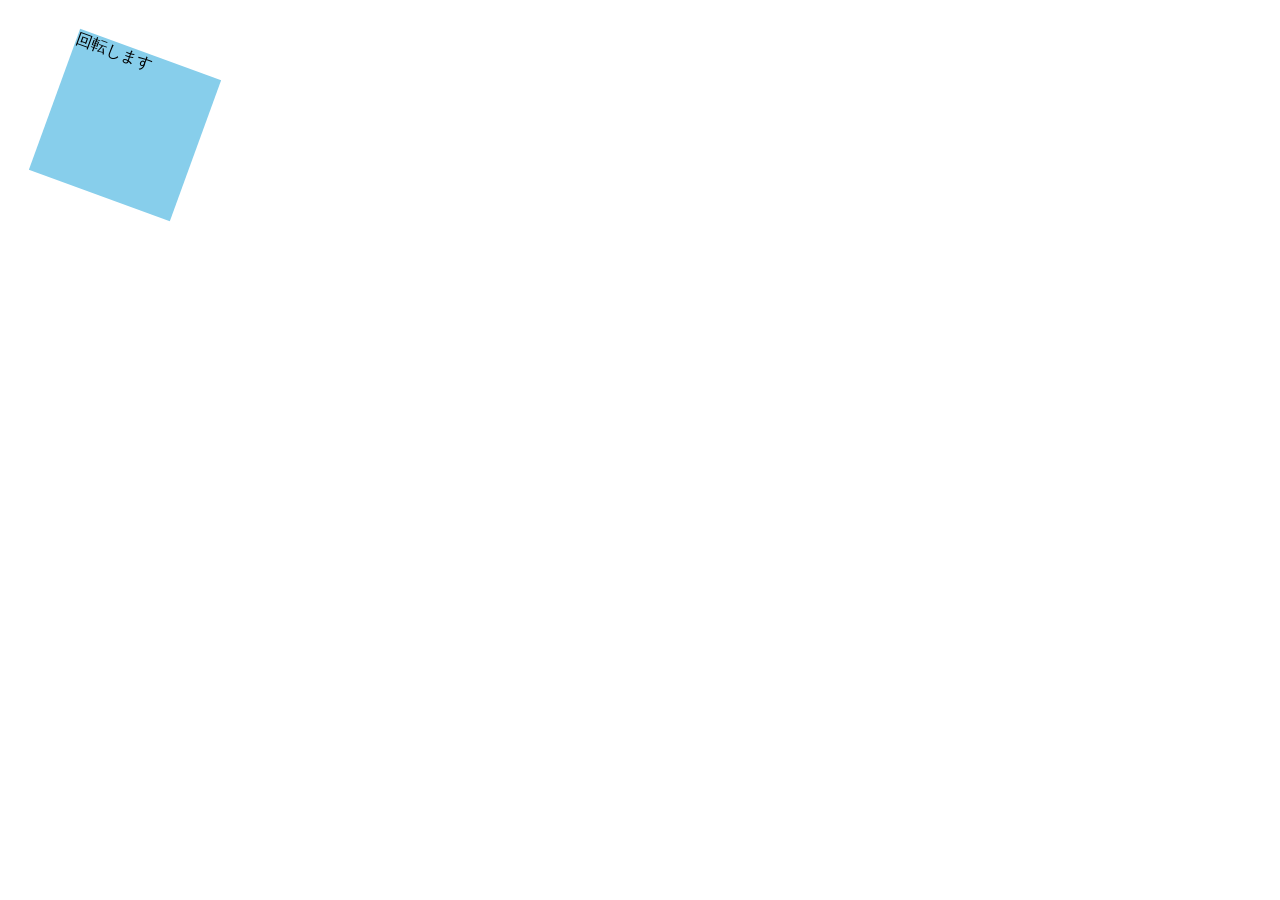
<file: kadai_mdn_css/mdn.html>
<!DOCTYPE html>
<html>

<head>
    <style>
        div {
            position: absolute;
            left: 50px;
            top: 50px;
            width: 150px;
            height: 150px;
            background-color: skyblue;
            transform: rotate(20deg)
        }
    </style>
</head>

<body>
    <div>
        回転します
    </div>

</body>

</html>
</file>
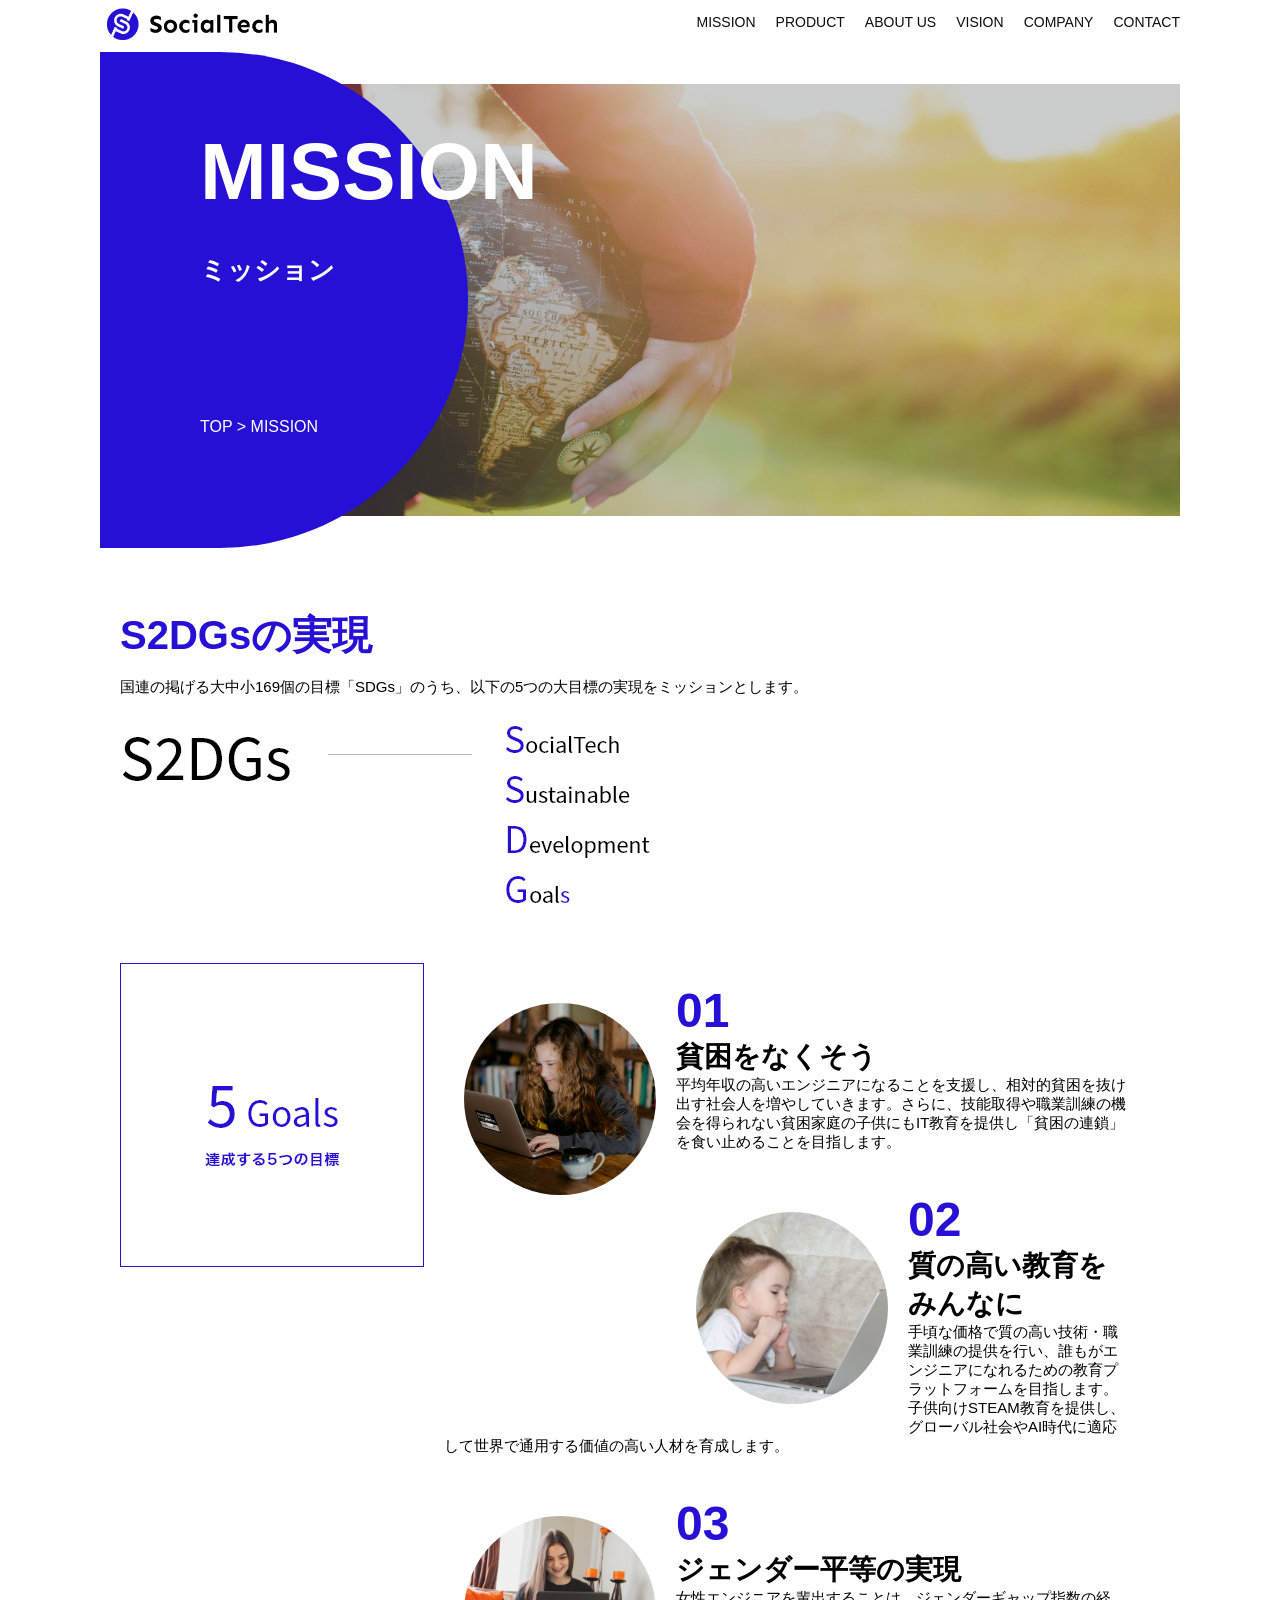
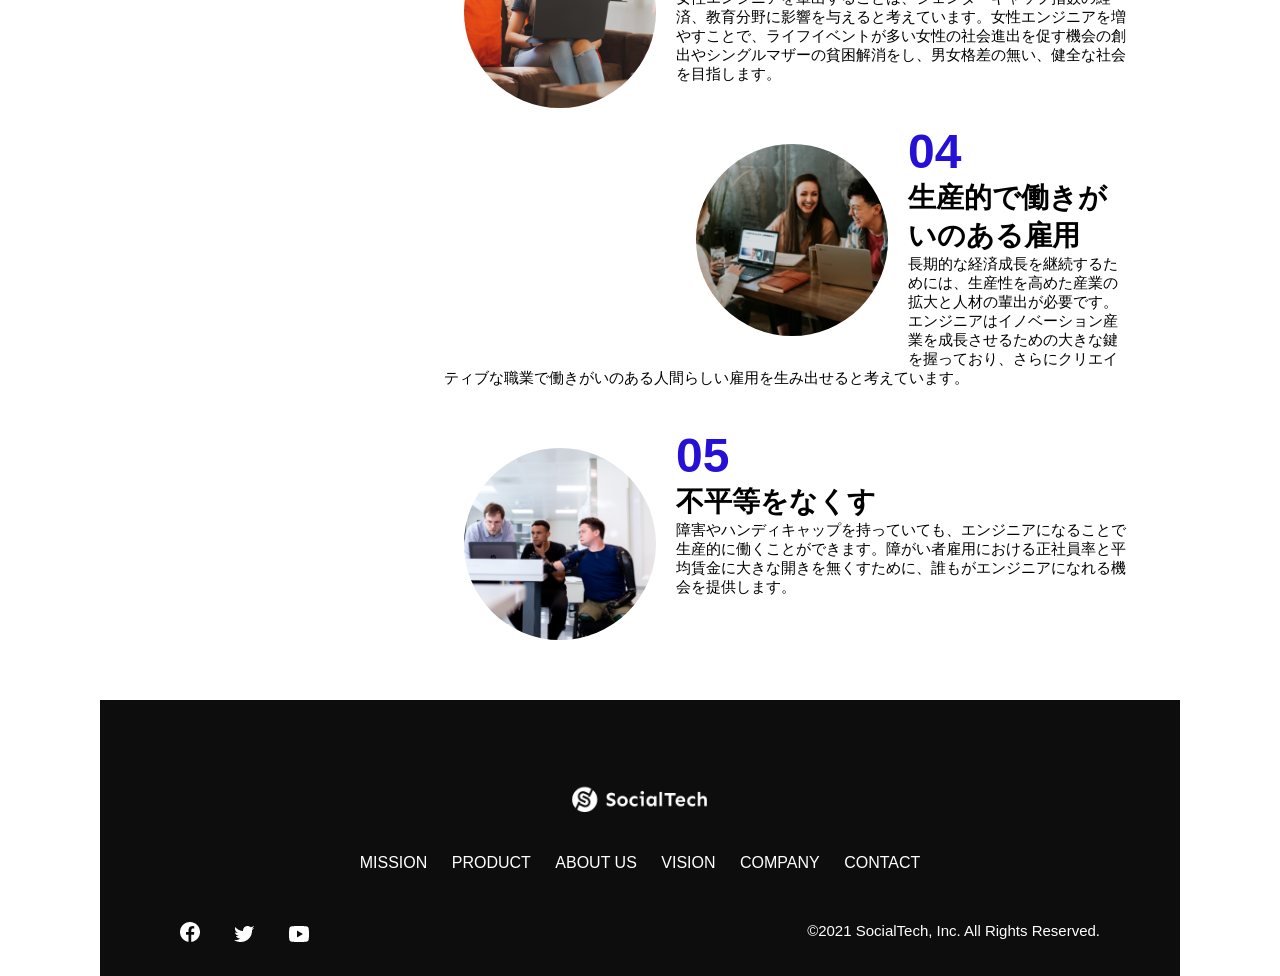
<file: kadai_tutorial_output/mission.html>
<!DOCTYPE html>
<html>
  <head>
    <title>SocialTech - MISSION ミッション -</title>
    <meta charset="utf-8">
    <meta name="description" content="SocialTechが目指す5つの目標（S2DGs）を紹介しています。">
    <meta name="viewport" content="width=device-width, initial-scale=1.0">
    <link rel="stylesheet" href="style.css">
  </head>

  <body>
    <!-- ヘッダー -->
    <header>
      <!-- ロゴ -->
      <a href="index.html" id="logo">
        <img src="images/logo.png" alt="トップページに戻る">
      </a>

      <!-- PC用ナビゲーション -->
      <nav id="nav-pc">
        <ul>
          <li><a href="mission.html">MISSION</a></li>
          <li><a href="product.html">PRODUCT</a></li>
          <li><a href="index.html#aboutus">ABOUT US</a></li>
          <li><a href="index.html#vision">VISION</a></li>
          <li><a href="index.html#company">COMPANY</a></li>
          <li><a href="index.html#contact">CONTACT</a></li>
        </ul>
      </nav>

      <!-- スマホ用メニューボタン -->
      <button id="menu-sp" onclick="document.getElementById('nav-sp').style.display = 'block'">
        <img src="images/button-menu.png" alt="ナビゲーションを開く">
      </button>

      <!-- スマホ用ナビゲーション -->
      <div id="nav-sp">
        <button id="close" onclick="document.getElementById('nav-sp').style.display = 'none'">
          <img src="images/button-close.png" alt="ナビゲーションを閉じる">
        </button>

        <nav>
          <ul>
            <li>
              <a id="logo-sp" href="index.html" onclick="document.getElementById('nav-sp').style.display = 'none'"><img src="images/logo-sp.png" alt="トップページに戻る"></a>
            </li>
            <li><a class="menu" href="mission.html" onclick="document.getElementById('nav-sp').style.display = 'none'">MISSION</a></li>
            <li><a class="menu" href="product.html" onclick="document.getElementById('nav-sp').style.display = 'none'">PRODUCT</a></li>
            <li><a class="menu" href="index.html#aboutus" onclick="document.getElementById('nav-sp').style.display = 'none'">ABOUT US</a></li>
            <li><a class="menu" href="index.html#vision" onclick="document.getElementById('nav-sp').style.display = 'none'">VISION</a></li>
            <li><a class="menu" href="index.html#company" onclick="document.getElementById('nav-sp').style.display = 'none'">COMPANY</a></li>
            <li><a class="menu" href="index.html#contact" onclick="document.getElementById('nav-sp').style.display = 'none'">CONTACT</a></li>
          </ul>
        </nav>
        <div id="sns">
          <a href="https://www.facebook.com/sejuku2013">
            <img src="images/button-facebook.png" alt="Facebookのリンク">
          </a>
          <a href="https://twitter.com/samuraijuku">
            <img src="images/button-twitter.png" alt="Twitterのリンク">
          </a>
          <a href="https://www.youtube.com/channel/UCCFOQO5aDK0xXam4cUQXT8g">
            <img src="images/button-youtube.png" alt="YouTubeのリンク">
          </a>
        </div>
      </div>
    </header>

    <main>
      <article>
        <section id="mission-main">
            <div class="mission-main-inner">
                <div id="mission-title">
                    <h1>MISSION<br><span>ミッション</span></h1>
                    <p>TOP > MISSION</p>
                </div>
            </div>
        </section>
        <section id="mission-s2dgs">
            <h2 class="mission-h2">S2DGsの実現</h2>
            <p>国連の掲げる大中小169個の目標「SDGs」のうち、以下の5つの大目標の実現をミッションとします。</p>
            <img src ="images/mission/mission-s2dgs.png" alt="S2DGs">
        </section>

        <section id="mission-five-goals">
            <div class="five-goals-images">
                <img src="images/mission/mission-5goals.png" alt="5Goals">
            </div>

            <div class="five-goals-read">
                <div>
                    <img class="fivegoals-image-left" src="images/mission/mission-5goals01.png" alt="PCを操作する女の子">
                    <span class="fivegoals-number">01</span>
                    <h3 class="fivegoals-h3">貧困をなくそう</h3>
                    <p class="fivegoals-p">平均年収の高いエンジニアになることを支援し、相対的貧困を抜け出す社会人を増やしていきます。さらに、技能取得や職業訓練の機会を得られない貧困家庭の子供にもIT教育を提供し「貧困の連鎖」を食い止めることを目指します。</p>
                </div>
                <div>
                    <img class="fivegoals-image-left" src="images/mission/mission-5goals02.png" alt="PCを操作する女の子">
                    <span class="fivegoals-number">02</span>
                    <h3 class="fivegoals-h3">質の高い教育をみんなに</h3>
                    <p class="fivegoals-p">手頃な価格で質の高い技術・職業訓練の提供を行い、誰もがエンジニアになれるための教育プラットフォームを目指します。子供向けSTEAM教育を提供し、グローバル社会やAI時代に適応して世界で通用する価値の高い人材を育成します。</p>
                </div>
                 <div>
                    <img class="fivegoals-image-left" src="images/mission/mission-5goals03.png" alt="PCを操作する女の子">
                    <span class="fivegoals-number">03</span>
                    <h3 class="fivegoals-h3">ジェンダー平等の実現</h3>
                    <p class="fivegoals-p">女性エンジニアを輩出することは、ジェンダーギャップ指数の経済、教育分野に影響を与えると考えています。女性エンジニアを増やすことで、ライフイベントが多い女性の社会進出を促す機会の創出やシングルマザーの貧困解消をし、男女格差の無い、健全な社会を目指します。</p>
                </div>
                 <div>
                    <img class="fivegoals-image-left" src="images/mission/mission-5goals04.png" alt="PCを操作する女の子">
                    <span class="fivegoals-number">04</span>
                    <h3 class="fivegoals-h3">生産的で働きがいのある雇用</h3>
                    <p class="fivegoals-p">長期的な経済成長を継続するためには、生産性を高めた産業の拡大と人材の輩出が必要です。エンジニアはイノベーション産業を成長させるための大きな鍵を握っており、さらにクリエイティブな職業で働きがいのある人間らしい雇用を生み出せると考えています。</p>
                </div>
                 <div>
                    <img class="fivegoals-image-left" src="images/mission/mission-5goals05.png" alt="PCを操作する女の子">
                    <span class="fivegoals-number">05</span>
                    <h3 class="fivegoals-h3">不平等をなくす</h3>
                    <p class="fivegoals-p">障害やハンディキャップを持っていても、エンジニアになることで生産的に働くことができます。障がい者雇用における正社員率と平均賃金に大きな開きを無くすために、誰もがエンジニアになれる機会を提供します。</p>
                </div>
            </div>
        </section>
      </article>
    </main>

    <footer>
      <div id="footer-logo">
        <img src="images/logo-sp.png" alt="SocialTech">
      </div>
      <div id="footer-link">
        <a href="mission.html">MISSION</a>
        <a href="product.html">PRODUCT</a>
        <a href="index.html#aboutus">ABOUT US</a>
        <a href="index.html#vision">VISION</a>
        <a href="index.html#company">COMPANY</a>
        <a href="index.html#contact">CONTACT</a>
      </div>
      <div id="sns-footer">
        <div class="sns-btns">
          <a href="https://www.facebook.com/sejuku2013"><img src="images/button-facebook.png" alt="Facebookのリンク"></a>
          <a href="https://twitter.com/samuraijuku"><img src="images/button-twitter.png" alt="Twitterのリンク"></a>
          <a href="https://www.youtube.com/channel/UCCFOQO5aDK0xXam4cUQXT8g"><img src="images/button-youtube.png" alt="YouTubeのリンク"></a>
        </div>
        <p id="copyright">&copy;2021 SocialTech, Inc. All Rights Reserved.</p>
      </div>
    </footer>

  </body>
</html>
</file>
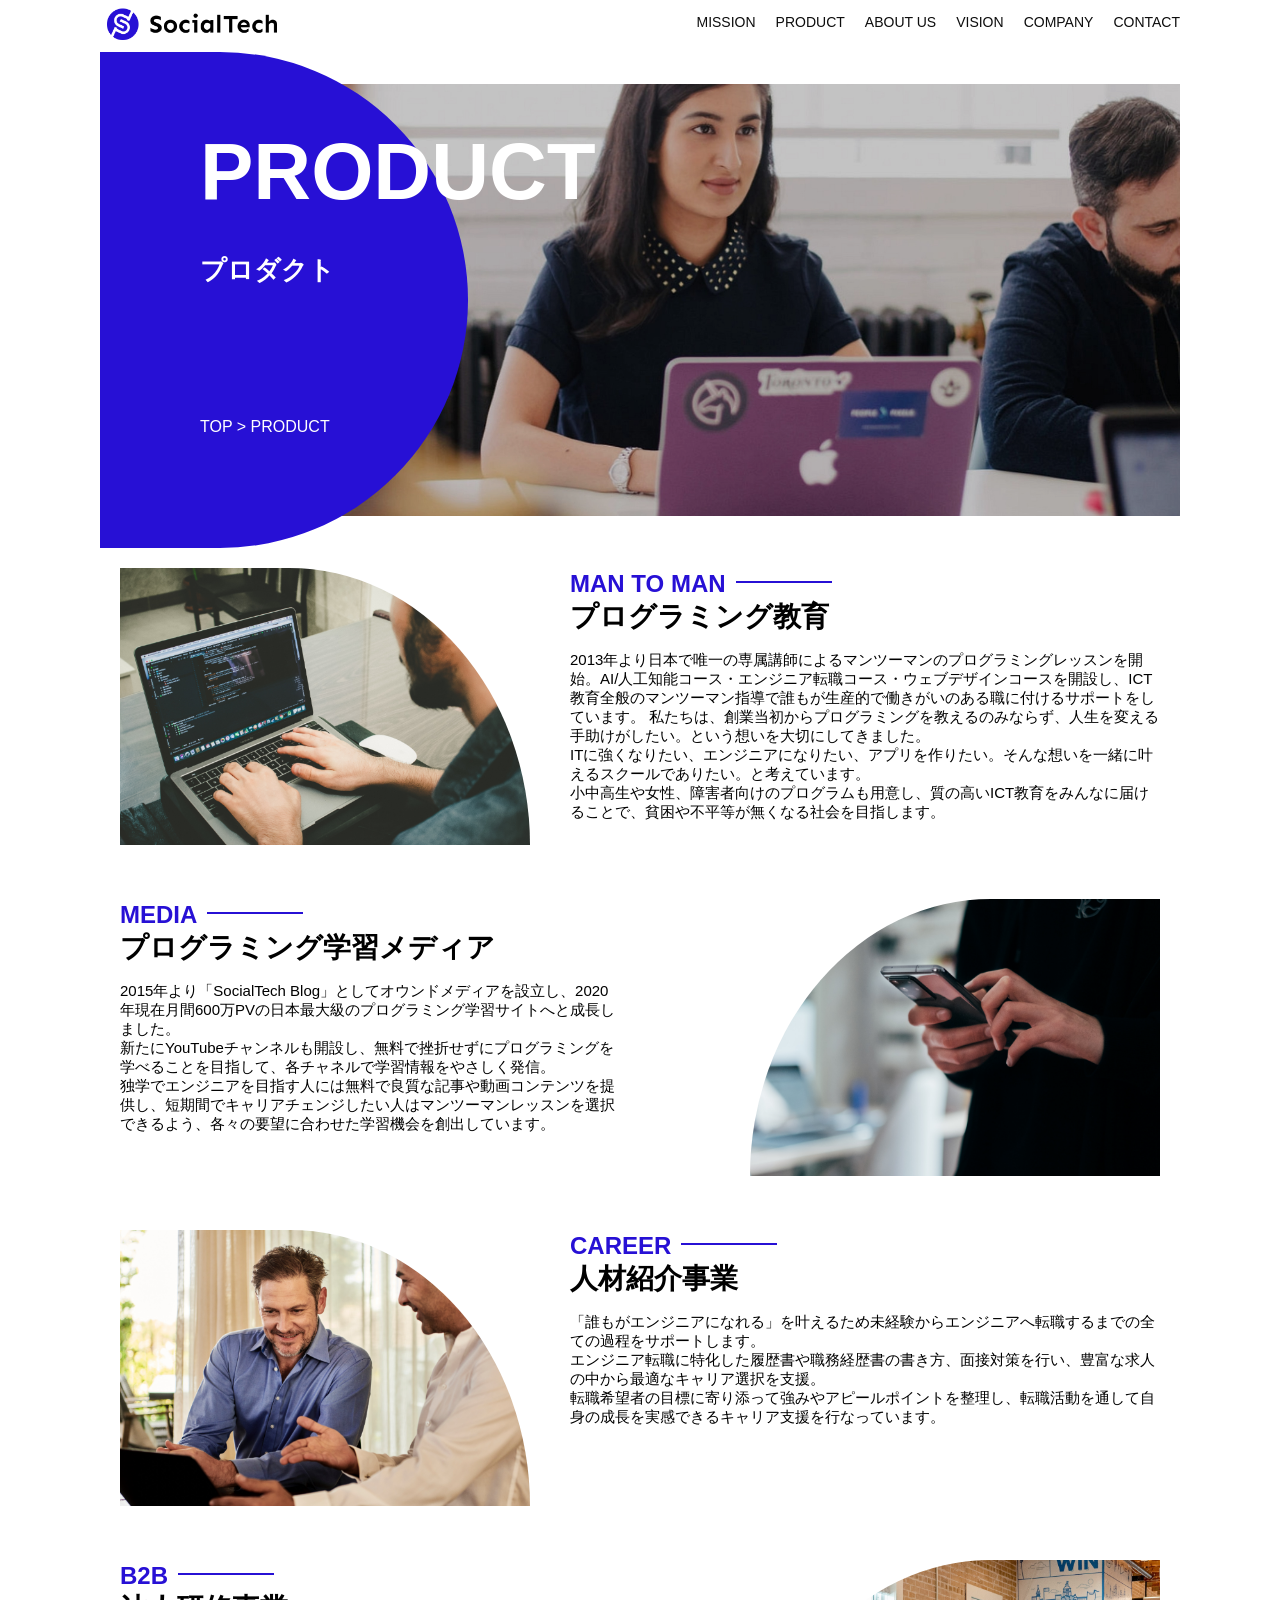
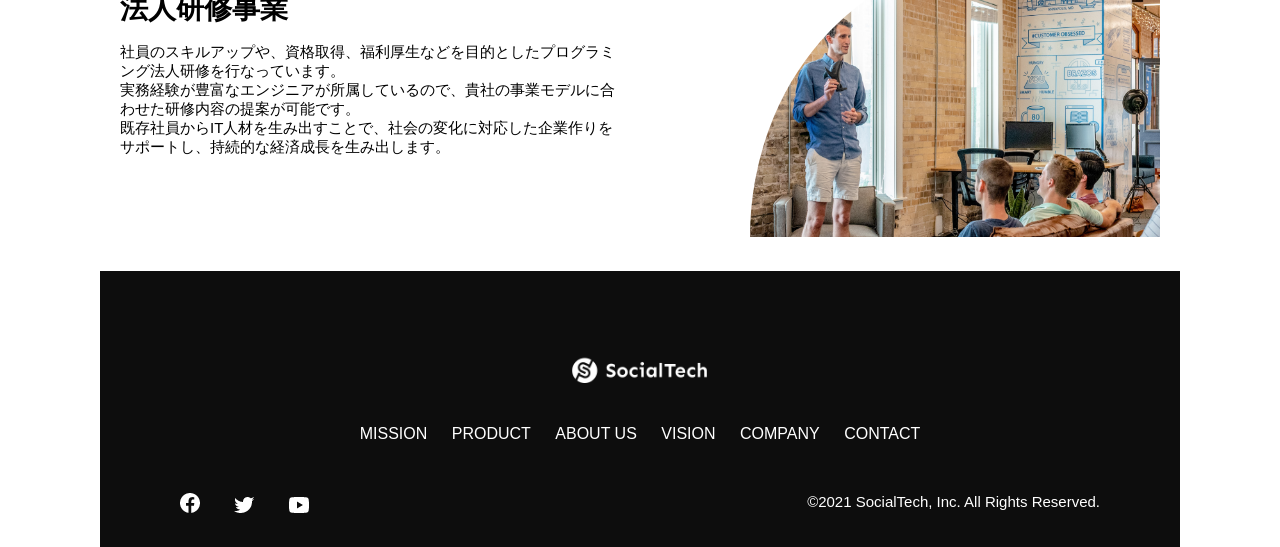
<file: kadai_tutorial_output/product.html>
<!DOCTYPE html>
<html>
  <head>
    <title>SocialTech -PRODUCT プロダクト-</title>
    <meta charset="utf-8">
    <meta name="description" content="SocialTechの4つのプロダクトを紹介します">
    <meta name="viewport" content="width=device-width, initial-scale=1.0">
    <link rel="stylesheet" href="style.css">
  </head>

  <body>
    <!-- ヘッダー -->
    <header>
      <!-- ロゴ -->
      <a href="index.html" id="logo">
        <img src="images/logo.png" alt="トップページに戻る">
      </a>

      <!-- PC用ナビゲーション -->
      <nav id="nav-pc">
        <ul>
          <li><a href="mission.html">MISSION</a></li>
          <li><a href="product.html">PRODUCT</a></li>
          <li><a href="index.html#aboutus">ABOUT US</a></li>
          <li><a href="index.html#vision">VISION</a></li>
          <li><a href="index.html#company">COMPANY</a></li>
          <li><a href="index.html#contact">CONTACT</a></li>
        </ul>
      </nav>

      <!-- スマホ用メニューボタン -->
      <button id="menu-sp" onclick="document.getElementById('nav-sp').style.display = 'block'">
        <img src="images/button-menu.png" alt="ナビゲーションを開く">
      </button>

      <!-- スマホ用ナビゲーション -->
      <div id="nav-sp">
        <button id="close" onclick="document.getElementById('nav-sp').style.display = 'none'">
          <img src="images/button-close.png" alt="ナビゲーションを閉じる">
        </button>

        <nav>
          <ul>
            <li>
              <a id="logo-sp" href="index.html" onclick="document.getElementById('nav-sp').style.display = 'none'"><img src="images/logo-sp.png" alt="トップページに戻る"></a>
            </li>
            <li><a class="menu" href="mission.html" onclick="document.getElementById('nav-sp').style.display = 'none'">MISSION</a></li>
            <li><a class="menu" href="product.html" onclick="document.getElementById('nav-sp').style.display = 'none'">PRODUCT</a></li>
            <li><a class="menu" href="index.html#aboutus" onclick="document.getElementById('nav-sp').style.display = 'none'">ABOUT US</a></li>
            <li><a class="menu" href="index.html#vision" onclick="document.getElementById('nav-sp').style.display = 'none'">VISION</a></li>
            <li><a class="menu" href="index.html#company" onclick="document.getElementById('nav-sp').style.display = 'none'">COMPANY</a></li>
            <li><a class="menu" href="index.html#contact" onclick="document.getElementById('nav-sp').style.display = 'none'">CONTACT</a></li>
          </ul>
        </nav>
        <div id="sns">
          <a href="https://www.facebook.com/sejuku2013">
            <img src="images/button-facebook.png" alt="Facebookのリンク">
          </a>
          <a href="https://twitter.com/samuraijuku">
            <img src="images/button-twitter.png" alt="Twitterのリンク">
          </a>
          <a href="https://www.youtube.com/channel/UCCFOQO5aDK0xXam4cUQXT8g">
            <img src="images/button-youtube.png" alt="YouTubeのリンク">
          </a>
        </div>
      </div>
    </header>

    <main>
      <article>
        <section id="product-main">
            <div class="product-main-inner">
                <div id="product-title">
                    <h1>PRODUCT<br><span>プロダクト</span></h1>
                    <p>TOP > PRODUCT</p>
                </div>
            </div>
        </section>

        <section class="product-section product-section-left">
            <div class="product-section-img">
                <img src="images/product/product-mantoman.png" alt="PCでコードを書く男性">
            </div>
            <div class="product-read">
                <h2 class="product-h2">MAN TO MAN</h2>
                <h3 class="product-h3">プログラミング教育</h3>
                <p>2013年より日本で唯一の専属講師によるマンツーマンのプログラミングレッスンを開始。AI/人工知能コース・エンジニア転職コース・ウェブデザインコースを開設し、ICT教育全般のマンツーマン指導で誰もが生産的で働きがいのある職に付けるサポートをしています。
                    私たちは、創業当初からプログラミングを教えるのみならず、人生を変える手助けがしたい。という想いを大切にしてきました。<br>
                    ITに強くなりたい、エンジニアになりたい、アプリを作りたい。そんな想いを一緒に叶えるスクールでありたい。と考えています。<br>小中高生や女性、障害者向けのプログラムも用意し、質の高いICT教育をみんなに届けることで、貧困や不平等が無くなる社会を目指します。
                    </p>
                </div>
        </section>

        <section class="product-section product-section-right">
            <div class="product-read">
                <h2 class="product-h2">MEDIA</h2>
                <h3 class="product-h3">プログラミング学習メディア</h3>
                <p>2015年より「SocialTech Blog」としてオウンドメディアを設立し、2020年現在月間600万PVの日本最大級のプログラミング学習サイトへと成長しました。<br>新たにYouTubeチャンネルも開設し、無料で挫折せずにプログラミングを学べることを目指して、各チャネルで学習情報をやさしく発信。
                <br>独学でエンジニアを目指す人には無料で良質な記事や動画コンテンツを提供し、短期間でキャリアチェンジしたい人はマンツーマンレッスンを選択できるよう、各々の要望に合わせた学習機会を創出しています。</p>
            </div>
            <div class="product-section-img">
                <img src="images/product/product-media.png" alt="スマートフォンを操作する人">
            </div>
        </section>

        <section class="product-section product-section-left">
            <div class="product-section-img">
                <img src="images/product/product-career.png" alt="笑顔で話し合う2人の男性">
            </div>
            <div class="product-read">
                <h2 class="product-h2">CAREER</h2>
                <h3 class="product-h3">人材紹介事業</h3>
                <p>「誰もがエンジニアになれる」を叶えるため未経験からエンジニアへ転職するまでの全ての過程をサポートします。<br>エンジニア転職に特化した履歴書や職務経歴書の書き方、面接対策を行い、豊富な求人の中から最適なキャリア選択を支援。<br>転職希望者の目標に寄り添って強みやアピールポイントを整理し、転職活動を通して自身の成長を実感できるキャリア支援を行なっています。<br></p>
            </div>
        </section>

        <section class="product-section product-section-right">
            <div class="product-read">
                <h2 class="product-h2">B2B</h2>
                <h3 class="product-h3">法人研修事業</h3>
                <p>社員のスキルアップや、資格取得、福利厚生などを目的としたプログラミング法人研修を行なっています。<br>実務経験が豊富なエンジニアが所属しているので、貴社の事業モデルに合わせた研修内容の提案が可能です。<br>既存社員からIT人材を生み出すことで、社会の変化に対応した企業作りをサポートし、持続的な経済成長を生み出します。</p>
            </div>
            <div class="product-section-img">
                <img src="images/product/product-b2b.png" alt="講演中の男性とそれを聴く人々">
            </div>
        </section>
      </article>
    </main>

    <footer>
      <div id="footer-logo">
        <img src="images/logo-sp.png" alt="SocialTech">
      </div>
      <div id="footer-link">
        <a href="mission.html">MISSION</a>
        <a href="product.html">PRODUCT</a>
        <a href="index.html#aboutus">ABOUT US</a>
        <a href="index.html#vision">VISION</a>
        <a href="index.html#company">COMPANY</a>
        <a href="index.html#contact">CONTACT</a>
      </div>
      <div id="sns-footer">
        <div class="sns-btns">
          <a href="https://www.facebook.com/sejuku2013"><img src="images/button-facebook.png" alt="Facebookのリンク"></a>
          <a href="https://twitter.com/samuraijuku"><img src="images/button-twitter.png" alt="Twitterのリンク"></a>
          <a href="https://www.youtube.com/channel/UCCFOQO5aDK0xXam4cUQXT8g"><img src="images/button-youtube.png" alt="YouTubeのリンク"></a>
        </div>
        <p id="copyright">&copy;2021 SocialTech, Inc. All Rights Reserved.</p>
      </div>
    </footer>
    
  </body>
</html>
</file>
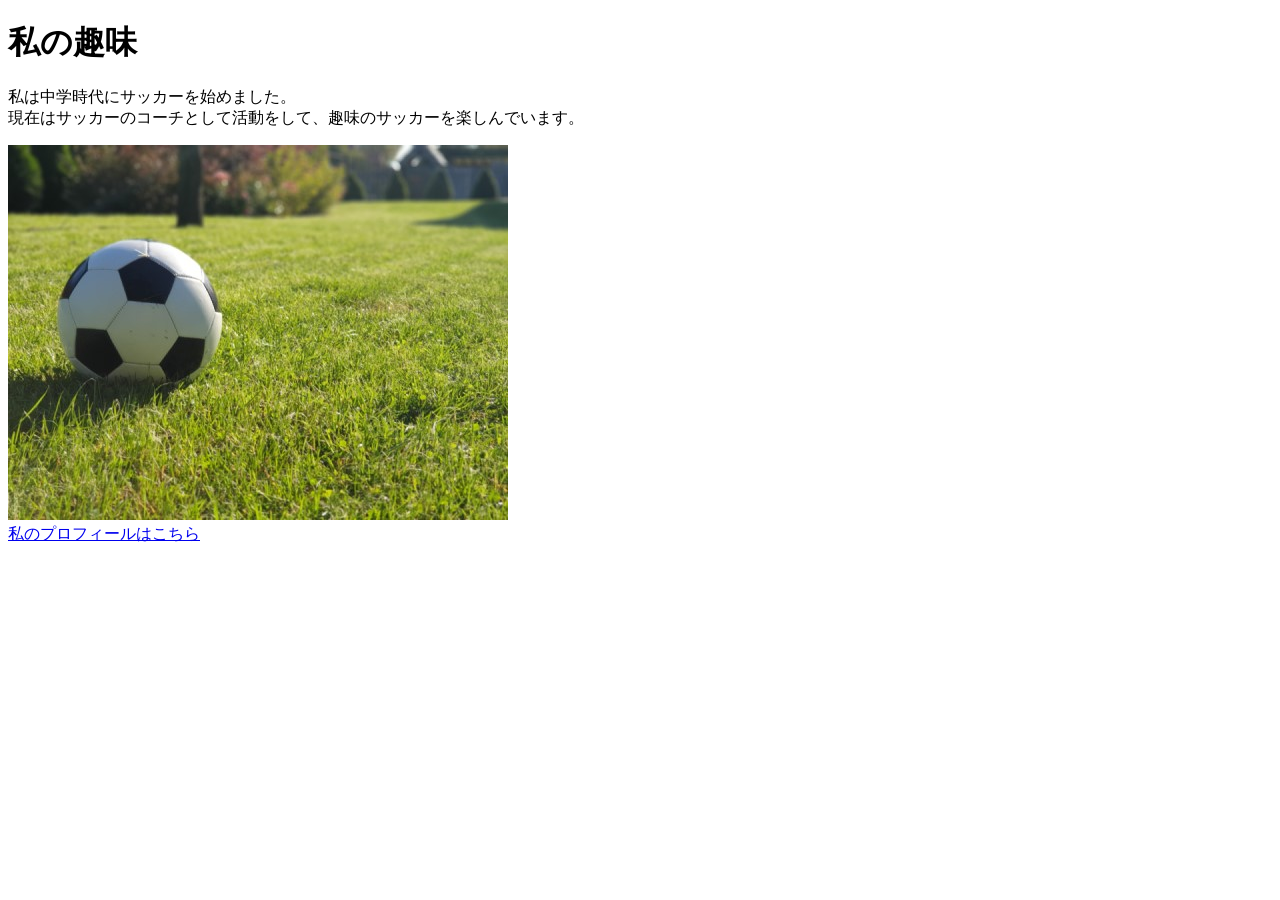
<file: kadai_005/html/kadai.005.html>
<!DOCTYPE html>
<html>
<head>
    <title>5章課題</title>
    <meta name="description" content="このページは5章の課題です。">
    <meta charset="UTF-8">
</head>
<body>
     <h1>私の趣味</h1>
     <p>私は中学時代にサッカーを始めました。<br>
        現在はサッカーのコーチとして活動をして、趣味のサッカーを楽しんでいます。
        </p>
        <!--サッカーボールの画像を表示するコードを記述する-->
        <img src="../images/sample.jpg" alt="サッカーボール">
        <br>
        <a href="https://x.com/samuraijuku">私のプロフィールはこちら</a>
</body>
</html>
</file>
<file: kadai_013/style.css>
/* PC、スマホ共通スタイル */
body {
  font-family: "Source Sans Pro", "Hiragino Kaku Gothic ProN", Meiryo, Arial,
    sans-serif;
}

p {
  font-size: 15px;
}

#main-visual>img {
  width: 100%;
}

/*================
PC用のスタイル 
=================*/
@media screen and (min-width: 768px) {
  /* PC用ナビゲーション非表示 */
  #menu-sp {
    display: none;
  }
  #nav-sp {
    display: none;
  }
  
    /* 横幅設定 */
  body {
    max-width: 1080px;
    min-width: 960px;
    margin: 0 auto 0 auto;
  }

  /* ヘッダー */
  header {
    display: flex;
    justify-content: space-between;
  }

  /* ナビゲーションのレイアウト */
  #nav-pc {
    text-align: right;
    font-size: 14px;
    padding-top: 15px;
  }

  /* ナビゲーションのリンクの装飾設定 */
  #nav-pc>a {
    text-decoration: none;
    margin-left: 20px;
  }

  #nav-pc>a:link {
    color: #0d0d0d;
  }

  #nav-pc>a:visited {
    color: #0d0d0d;
  }

  #nav-pc>a:hover {
    color: #0d0d0d;
    text-decoration: underline;
  }

  #nav-pc>a:active {
    color: #0d0d0d;
  }
}

/*================
ここからスマホ用のスタイル 
=================*/
/* 画面幅が767px以下のとき */
@media screen and (max-width: 767px) {

body {
  min-width: 375px;
  margin: 0;
}

#nav-pc {
    display: none;
}

#menu-sp {
  float: right;
  padding: 0;
}

#nav-sp {
  background-color: #ce933e;
  position: absolute;
  left: 0;
  top: 0;
  height: 100%;
  width: 100%;
  display: none;
  z-index: 100;
}

#nav-sp ul {
  padding: 0;
}

#nav-sp li {
  list-style: none;
}

#close {
  position: absolute;
  top: 20px;
  right: 20px;
}

#logo-sp {
  margin: 80px 0px 30px 20px;
}
.menu::after {
  content: '>';
  position: absolute;
  right: 20px;
  color: #fff;
  font-size: 14px;
}
#nav-sp a {
  display: block;
}

#nav-sp a:link {
  color: #ffffff;
}

#nav-sp a:visited {
  color: #ffffff;
}

#nav-sp a:hover {
  color: #ffffff;
  text-decoration: underline;
}
#nav-sp a:active {
  color: #ffffff;
}

#nav-sp .menu {
  text-decoration: none;
  display: block;
  margin: 0 20px 0 20px;
  height: 44px;
  font-size: 16px;
  background-image: url("images/arrow.png");
  background-repeat: no-repeat;
  background-position: right-top;
}

}
</file>
<file: kadai_tutorial_output/style.css>
/* PC、スマホ共通スタイル */
 * {
   box-sizing: border-box;
 }

p {
  font-size: 15px;
}

body {
  max-width: 1080px;
  margin: 0 auto 0 auto;  
  font-family: "Source Sans Pro", "Hiragino Kaku Gothic ProN", Meiryo, Arial, sans-serif;
}

/* ヘッダー */
header {
display: flex;
justify-content: space-between;
} 

/* ナビゲーションのレイアウト */
#nav-pc {
  font-size: 14px;
}

#nav-pc ul {
  display: flex;
  padding-left: 0;
}

#nav-pc li {
  list-style: none;
}

/* ナビゲーションのリンクの装飾設定 */
#nav-pc a {
  text-decoration: none;
  margin-left: 20px;
  color: #0d0d0d;
}

#nav-pc a:hover {
  text-decoration: underline;
}

/*スマホ用ナビを非表示*/
 #nav-sp,
 #menu-sp {
   display: none;
 }

/* メインビジュアル*/
#main-visual {
  position: relative;
  height: 400px;
}

#main-message {
  position: absolute;
  top: 0;
  left: 0;
  background-color: #2710d5;
  color: #ffffff;
  border-radius: 0 0 476px 0;
  max-width: 620px;
  height: 100%;
  width: 100%;
  z-index: 11;
}

#main-message > h1 {
  font-size: 60px;
  margin: 100px 0 0 50px;
}
#main-message > p { 
  font-size: 28px;
  margin: 0 0 0 50px;
}

 #main-visual > img {
   max-width: 620px;
   border-radius: 476px 0 0 0;
   position: absolute;
   top: 0;
   right: 0;
   z-index: 10;
 }

 /* 見出し */
 h2 {
   margin: 40px 0 0 0;
 }
 
 h2::after {
   content: url("images/line.png");
   margin-left: 10px;
 }
 
 h3 {
   font-size: 27px;
 }

 /* ミッション */
 #mission {
   margin: 80px auto 80px auto;
 }
 
 #mission-flex {
   display: flex;
 }

 #mission-flex > div {
   width: 50%;
   margin: 20px;
 }
 
 #mission-photo {
   width: 100%;
 }
 
 #s2dgs {
   margin-top: 50px;
   width: 100%;
 }

 /* プロダクト */
 #product {
   background-color: #fafafa;
   margin: 80px 0 80px 0;
   padding: 10px 40px 0px 40px;
 }
 
 /* 外枠 */
 #product .product-flex {
   margin-top: 40px;
   display: flex;
 }
 
 /* 左のカラム */
 #product-left {
   width: 50%;
   margin-right: 20px;
 }
 
 /* 右のカラム */
 #product-right {
   width: 50%;
   margin-left: 20px;
   margin-top: 80px;
 }
 
 /* 画像＋説明の枠 */
 #product-left > div {
   position: relative;
   height: 480px;
   margin-right: 20px;
 }
 #product-right > div {
   position: relative;
   height: 480px;
   margin-left: 20px;
 }

/* 画像 */
 .product-photo {
   width: 100%;
 }

 /* 説明文の枠 */
 .product-explain {
   background-color: #ffffff;
   position: absolute;
   left: 0;
   bottom: 50px;
   margin: 0 40px 0 40px;
   padding: 20px;
   box-shadow: 5px 5px 10px rgba(0, 0, 0, 0.05);
 }
 
 /* 説明文の英語 */
 .product-explain > span {
   color: #2710d5;
   font-weight: bold;
   font-size: 16px;
   margin: 0;
 }
 
 /* 説明文の見出し */
 .product-explain > h3 {
   margin: 5px 0 5px 0;
 }
 
 /* 説明文 */
 .product-explain > p {
   font-size: 14px;
   margin: 0;
 }
 
 /* もっと見るボタン */
 #product-more {
   text-align: center;
 }
 
 #product-more a {
   position: relative;
   bottom: -42px;
 }

/* ABOUT US */
 #aboutus {
   margin: 80px auto 80px auto;
 }
 
 /* 3つの組織文化と画像を入れる枠 */
 #aboutus > div {
   display: flex;
 }

/* 画像 */
 .culture-img {
   width: 50%;
   align-self: flex-start;
 }
 
 .culture-img2 {
   margin-top: 50px;
   width: 100%;
 }

/* 3つの組織文化の表 */
 .culture-table {
   margin-right: 50px;
 }

 /* 番号 */
 .culture-num {
   font-size: 80px;
   color: #2710d5;
   padding: 0 20px 0 0;
 }

 /* 見出し */
 .culture-table th {
   text-align: left;
   font-size: 28px;
   font-weight: bold;
 }

 /* 組織文化英語 */
 .culture-en {
   color: #2710d5;
   font-size: 24px;
 }

 /* 説明文 */
 .culture-description {
   margin: 0;
 }

 /* ビジョン */
 #vision {
   margin: 80px auto 80px auto;
 }
 
 /* セクション内の外枠*/
 #vision > div {
   display: flex;
   justify-content: space-between;
   flex-wrap: wrap;
 }
 
 /*7つの行動指針の枠*/
 .vision-box {
   width: 300px;
   height: 300px;
   margin-bottom: 30px;
   position: relative;
 }
 .vision-box > img {
   width: 100%;
   position: relative;
   z-index: 30;
 }
 
 .vision-box > div {
   position: absolute;
   top: 0;
   left: 0;
   z-index: 31;
   margin-right: 20px;
 }
 
 .vision-box > div > h4 {
   color: #2710d5;
   font-size: 19px;
   margin: 80px 0 0 0;
 }
 
 .vision-box > div > h4::first-letter {
   font-size: 40px;
 }
 
 .vision-box > div > h5 {
   font-size: 20px;
   margin: 0 0 0 0;
 }
 
 .vision-box > div > p {
   margin: 10px 0 0 0;
 }


/* 会社概要 */
 #company {
   margin: 80px auto 80px auto;
 }
 #company-table {
   width: 100%;
 }
 
 .tableheader {
   text-align: left;
   padding: 20px;
   border-bottom-color: #2710d5;
   border-bottom-width: 1px;
   border-bottom-style: solid;
   width: 100px;
 }
 
 .tableheader-first {
   border-top-color: #2710d5;
   border-top-width: 1px;
   border-top-style: solid;
 }
 
 .cell {
   padding: 30px;
   border-bottom-color: #ececec;
   border-bottom-width: 1px;
   border-bottom-style: solid;
 }
 
 .cell-first {
   border-top-color: #ececec;
   border-top-width: 1px;
   border-top-style: solid;
 }
#company > iframe {
   width: 100%;
   height: 368px;
   margin-top: 40px;
 }

 /* お問い合わせ */
 #contact {
   margin: 80px auto 80px auto;
 }
 
 /* 外枠 */
 #contact > form > div {
   display: flex;
   flex-direction: row;
   flex-wrap: wrap;
   padding-bottom: 30px;
 }

 /* 左列の見出し */
 .contact-heading {
   width: 240px;
   align-self: center;
 }
 /* 見出しのラベル */
 .contact-label {
   font-weight: bold;
 }
 /* 必須 */
 .contact-span {
   color: #ce2222;
   margin: 0 0 0 20px;
   font-weight: bold;
 }

 /* テキストボックス */
 .contact-textbox {
   border-top: 0px;
   border-left: 0px;
   border-right: 0px;
   border-bottom-width: 1px;
   border-bottom-color: #707070;
   border-style: solid;
   background-color: #fafafa;
   width: 400px;
   height: 56px;
 }
 
 /* お問い合わせ内容のテキストエリア */
 .contact-textarea {
   border-top: 0px;
   border-left: 0px;
   border-right: 0px;
   border-bottom-width: 1px;
   border-bottom-color: #707070;
   background-color: #fafafa;
   width: 400px;
   height: 200px;
}

 /* 個人情報の取り扱い */
 #contact dt {
   font-weight: bold;
 }
 
 #contact dd {
   margin: 0 0 16px 0;
 }
 
 #contact dd p {
   margin: 0;
 }
 
 #contact dd ul {
   padding-left: 0;
 }
 
 #contact dd li {
   margin-bottom: 0;
   list-style: none;
 }

/* ここからフッターパート */
 footer {
   background-color: #0d0d0d;
   text-align: center;
   padding: 80px 80px 30px 80px;
 }
 
 #footer-logo {
   margin-bottom: 30px;
 }

 #footer-link {
   margin-bottom: 50px;
 }
 
 #footer-link > a {
   text-decoration: none;
   margin: 10px;
   color: #ffffff;
 }
 
 #footer-link > a:hover {
   text-decoration: underline;
 }

#sns-footer {
   display: flex;
   justify-content: space-between;
 }
 
 #sns-footer a {
   margin-right: 30px;
 }
 
 #copyright {
   color: #ffffff;
   margin: 0;
 }

/*mission.html用のスタイル*/
/*ミッションのメインビジュアル*/
.mission-main-inner {
   background-image: url("images/mission/mission-main.png");
   background-repeat: no-repeat;
   background-position-y: center;
 }
 
 #mission-title {
   background-color: #2710d5;
   width: 368px;
   color: #ffffff;
   height: 496px;
   border-radius: 0 248px 248px 0;
   position: relative;
 }
 
 #mission-title h1 {
   position: absolute;
   top: 0;
   left: 100px;
   font-size: 80px;
   line-height: 1;
 }
 
 #mission-title h1 span {
   font-size: 26px;
 }
 
 #mission-title > p {
   position: absolute;
   top: 350px;
   left: 100px;
   font-size: 16px;
 }

 /*ミッションページ　S2DGSの設定*/
#mission-s2dgs {
  padding: 20px;
}
.mission-h2 {
  color: #2710d5;
  font-size: 40px;
}

.mission-h2::after {
  content: none;
}

/*ミッションページ　5つのゴールの設定*/
#mission-five-goals {
  padding: 20px;
  display: flex;
}
#mission-five-goals .five-goals-image {
  width: 30%;
  padding: 20px;
}
#mission-five-goals .five-goals-image img {
  width: 100%;
}
#mission-five-goals .five-goals-read {
  width: 70%;
  padding: 20px;
}
#mission-five-goals .five-goals-read div {
  margin-bottom: 40px;
}
.fivegoals-image-right {
  float: right;
  margin: 20px;
}
.fivegoals-image-left {
  float: left;
  margin: 20px;
}
.fivegoals-number {
  color: #2710d5;
  font-size: 48px;
  font-weight: bold;
  margin: 0;
}
.fivegoals-h3 {
  font-size: 28px;
  margin: 0;
}
.fivegoals-p {
  margin: 0;
}

 /* プロダクトページ */
 .product-main-inner {
   background-image: url("images/product/product-main.png");
   background-repeat: no-repeat;
   background-position-y: center;
 }
 
 #product-title {
   background-color: #2710d5;
   width: 368px;
   color: #ffffff;
   height: 496px;
   border-radius: 0 248px 248px 0;
   position: relative;
 }
 
 #product-title h1 {
   position: absolute;
   top: 0;
   left: 100px;
   font-size: 80px;
   line-height: 1;
 }
 
 #product-title h1 span {
   font-size: 26px;
 }
 
 #product-title > p {
   position: absolute;
   top: 350px;
   left: 100px;
   font-size: 16px;
 }

/*セクション*/ 
.product-section {
  display: flex;
  margin: 20px 20px 0;
}
.product-section .product-section-img {
  width: 450px;
}

/*左が画像のセクション*/
.product-section-left .product-section-img img {
  width: 100%;
  padding: 0 40px 30px 0;
  border-radius: 0 432px 0 0;
}
.product-section-left .product-read {
  width: 50%;
  flex-grow: 1;
}
.product-section-left .product-read p {
  margin-bottom: 0;
}

/*右が画像のセクション*/
.product-section-right {
  justify-content: space-between;
}
.product-section-right .product-section-img img {
  width: 100%;
  padding: 0 0 30px 40px;
  border-radius: 432px 0 0 0;
}
.product-section-right .product-read {
  width: 500px;
}
.product-h2 {
  color: #2710d5;
  font-size: 24px;
  margin: 0;
} 
.product-h3 {
  font-size: 28px;
  margin: 0;
}


 /*====================
  スマートフォン用のスタイル
 =====================*/
 @media screen and (max-width: 767px) {
   /* PC用ナビゲーション非表示 */
   #nav-pc {
     display: none;
   }
 
   /* ハンバーガーメニュー */
   #menu-sp {
     display: block;
     background-color: transparent;
     float: right;
     padding: 0;
     border: none;
   }
 
   /* スマホ用ナビゲーションの表示切替*/
   /* 初期状態、レイアウトと非表示設定 */
   #nav-sp {
     background-color: #2710d5;
     position: fixed;
     left: 0;
     top: 0;
     height: 100%;
     width: 100%;
     display: none;
     z-index: 100;
   }

   /* ×ボタン */
   #close {
     position: absolute;
     top: 20px;
     right: 20px;
     background-color: transparent;
     border: none;
   }
 
   #nav-sp nav ul {
     padding-left: 0;
   }
 
   #nav-sp nav li {
     list-style: none;
   }
 
   /* ナビゲーションメニュー用ロゴ */
   #logo-sp {
     margin: 80px 0 30px 20px;
   } 

 /* ナビゲーションのリンクの装飾設定 */
  #nav-sp nav a {
    display: block;
    color: #ffffff;
  }
 
  #nav-sp nav a:hover {
     text-decoration: underline;
   }
 
   #nav-sp .menu {
     text-decoration: none;
     margin: 0 20px 0 20px;
     height: 44px;
     font-size: 16px;
     background-image: url("images/arrow.png");
     background-repeat: no-repeat;
     background-position: right top;
   }
  #sns {
    position: absolute;
    bottom: 20px;
    left: 20px;
  }

  #sns > a {
    margin-right: 30px;
  }

  /*メインビジュアル*/
  #main-visual {
    position: relative;
    height: 470px;
  }
  #main-visual > div {
    text-align: center;
    height: 280px;
  }
  #main-visual h1 {
    font-size: 28px;
    margin: 90px 0 0 0;
  }
  #main-visual >div > p {
    margin: 0;
    font-size: 15px;
  }
  #main-visual > img {
    width: 100%;
    border-radius: 476px 0 0 0;
    top: auto;
    bottom: 0;
  }
  /*見出し*/
  h2 {
    margin: 15px 0 15px 0;
}
h3 {
  font-size: 24px;
  margin: 10px 0 0 0;
}

/*ミッション*/
#mission {
  margin: 20px 0 20px 0;
  padding: 0 20px 0 20px;
}
#mission-flex {
  flex-direction: column;
}
#mission-flex > div {
  width: 100%;
  margin: 0;
}

/*プロダクト*/
#product {
  margin: 0;
  padding: 10px 20px 0px 20px;
}
/*外枠*/
#product .product-flex {
  flex-direction: column;
  margin-top: 0;
}
/*左のカラム　スマホでは縦並び*/
#product-left,
#product-right  {
  width: 100%;
  margin: 0;
}
/*画像＋説明の枠*/
#product-left > div,
#product-right > div {
  height: auto;
  margin: 0;
}
/*説明文の枠*/
.product-explain {
  position: relative;
  margin: 0;
}
.product-explain > h3 {
  margin: 10px 0 10px 0;
  font-size: 24px;
}
/*もっと見るボタン*/
#product-more {
  text-align: left;
}
/*ABOUT US*/
#aboutus {
  margin: 80px 20px 80px 20px;
}
#aboutus > div {
  flex-direction: column;
}
.culture-table th {
  font-size: 16px;
}
.culture-table {
  margin-right: 0;
  padding-right: 20px;
  order: 2;
}
.culture-img {
  width: 100%;
  order: 1;
}
.culture-img2 {
  margin-top: 0;
}
.culture-num {
  padding: 0;
}
.culture-description {
  margin: 0;
}
/*ビジョン*/
#vision {
  margin: 80px 20px 80px 20px;
}
.vision-box > img {
  position: absolute;
  top: 0;
  left: 0;
}
.vision-box > div > h4 {
  margin: 60px 0 0 0;
}
/*会社概要*/
#company {
  margin: 0px 20px 0px 20px;
}
#company > h3 {
  margin-bottom: 20px;
}
.tableheader {
  width: 50px;
}
.cell {
  padding: 20px;
}
#company > iframe {
  height: 240px;
}

/*お問い合わせ*/
#contact {
  margin: 80px 20px 80px 20px;
}
#contact > h3 {
  margin-bottom: 20px;
}
#contact > form > div {
  flex-direction: column;
  margin-bottom: 20px;
}
.contact-heading {
  align-self: auto;
  margin-bottom: 20px;
}
.contact-textbox {
  min-width: 300px;
  width: 100%
}
.contact-textarea {
  min-width: 150px;
  width: 100%;
}
.radiobutton {
  margin-bottom: 20px;
}
/*フッター*/
footer {
  padding: 30px 20px 50px 20px;
  text-align: left;
}
#footer-link > a {
  margin: 0 20px 30px 0;
  display: block;
  background-image: url("images/arrow.png");
  background-repeat: no-repeat;
  background-position: right top;
}
#footer-link > a:hover {
  text-decoration: underline;
}
#sns-footer {
  flex-direction: column;
  justify-content: flex-start;
}
#copyright {
  font-size: 12px;
  margin-top: 30px;
}

/* mission.html用スタイル */
/* ミッションのメインビジュアル */
#mission-main {
  height: 256px;
  margin-top: 4%;
  position: relative;
}
.mission-main-inner {
  height: 80%;
  background-size: cover;
}
#mission-title {
  width: 136px;
  height: 256px;
  position: absolute;
  top: -10%;
}
#mission-title h1 {
  left: 20px;
  font-size: 40px;
}
#mission-title h1 span {
  font-size: 18px;
}
#mission-title > p {
  top: 180px;
  left: 20px;
  font-size: 13px;
}

/*ミッションページ　S2DGSの設定*/
.mission-h2 {
  font-size: 38px;
  margin: 0px;
}
.mission-h2::after {
  content: none;
}
#mission-s2dgs > img {
  width: 100%
}

/*ミッションページ　5つのゴールの設定*/
#mission-five-goals {
  flex-direction: column;
}
#mission-five-goals > div {
  padding: 0;
}
#mission-five-goals .five-goals-image
#mission-five-goals .five-goals-read {
  width: 100%;
  padding: 0;
}
#mission-five-goals .five-goals-read > div {
  display: flex;
  flex-direction: column;
}

.fivegoals-image-right,
.fivegoals-image-left {
  align-self: center;
}

/*プロダクトページ*/
#product-main {
  height: 256px;
  margin-top: 4%;
  position: relative;
}
.product-main-inner {
  height: 80%;
  background-size: cover;
}
#product-title {
  width: 136px;
  height: 256px;
  position: absolute;
  top: -10%;
}
#product-title h1 {
  left: 20px;
  font-size: 40px;
}
#product-title h1 span {
  font-size: 18px;
}
#product-title > p {
  top: 180px;
  left: 20px;
  font-size: 13px;
}

/*セクション*/
.product-section {
  flex-direction: column;
}
.product-section .product-section-img {
  width: 100%;
}
.product-section .product-section-img img {
  width: 100%;
  padding: 0;
}

/* 左が画像のセクション*/
.product-section-left .product-section-img img{
  border-radius: 0 300px 0 0;
}
.product-section-left .product-read {
  width: 100%;
  flex-grow: 1;
}

/* 右が画像のセクション*/
.product-section-right .product-section-img img {
  order: 1;
  border-radius: 300px 0 0 0;
}
.product-section-right .product-read {
  order: 2;
  width: 100%;
}

}
</file>
<file: kadai_015/style.css>
/* 以下はフォントの種類を指定しています */
html {
     font-size: 20px;}
/* 以下はフォントサイズを指定しています */
body {    
  font-family: "Arial", "Meiryo", sans-serif;
   text-align: center;}
/* 以下はフォントカラーで色を指定しています */
  .blue {color: skyblue;}
  .pink { color: rgb(255,192,203)}
h1 {
    font-family: "Josefin Sans", sans-serif;
    font-size: 2rem;
    letter-spacing: 1.2em;
    text-shadow: 3px 3px 5px gray;
    border-bottom: solid 3px rgb(115,115,114);} 
#basic p { 
    font-weight: bold;
}
</file>
<file: kadai_018/style.css>
/* ここから上部パート */
#top {
    top: 0;
    background-color: #dcc9f4;
    text-align: center;
    width: 800px;
    margin: 20px auto;
}
.top-child {
    display: inline-block;
    background-color:#ffd9df;
    width: 20%;

/* 以下の例では上下に0、左右にautoを指定しています */
    margin-left: auto;
    margin-right: auto;
}
/* ここまで上部パート */


/* ここから真ん中パート */
#middle {
    background-color: #ffd9df;
    width: 800px;
    height: 800px;
    position: relative;
    margin: 20px auto;
}
#middle-child01 {
    background-color: #87ceeb;
    width: 200px;
    height: 200px;
    position: absolute;
    top: 100px;
    left: 100px;
}
#middle-child02 {
    background-color: #87ceeb;
    width: 200px;
    height: 200px;
    position: absolute;
    top: 300px;
    left: 300px;
}
#middle-child03 {
    background-color: #87ceeb;
    width: 200px;
    height: 200px;
    position: absolute;
    top: 500px;
    left: 500px;
}
/* ここまで真ん中パート */



/* ここから下部パート */
#bottom {
    background-color:#87ceeb;
    width: 800px;
    height: 300px;
    margin: 20px auto;
    bottom: 0;
}
#bottom-child01 {
    position: relative;
    background-color: #e5dcf0;
    width: 400px;
    height: 100px;
}
#bottom-child02 {
    position: relative;
    background-color: #e5dcf0;
    width: 400px;
    height: 100px;
    left: 200px;
}
#bottom-child03 {
    position: relative;
    background-color: #e5dcf0;
    width: 400px;
    height: 100px;
    left: 400px;
}
/* ここまで下部パート */
</file>
<file: kadai_022/style.css>
p {
    font-size: 20px;
    margin: 0;
}
a {
    font-size: 20px;
}
body {
    margin: 0;
}

/* ここからヘッダーパート */
header {
    color: rgb(255, 255, 255);
    font-weight: bold;
    background-color: rgb(244, 79, 79);
    text-align: center;
}
h1 {
    margin: 0;
}
/* ここまでヘッダーパート */


/* ここからmain要素全体パート */
#parent {
    display: flex;
    padding: 10px;
    justify-content:space-evenly;
}

.contents {
    flex-basis: 25%;
    font-size: 25px;
    border: 3px solid rgb(238, 204, 204);
    padding: 10px 15px;
    margin: 20px 10px;
    text-align: center;
}
h2::before {
   content: "⚫︎";
   color: rgb(239, 111, 139);
}
.contents p:nth-of-type(2)::first-letter {
    font-weight: bold;
    color: rgb(97, 206, 249);
}
h2  {
    font-size: 25px;
    border-bottom: dotted 3px rgb(236,122,122);
}

/* ここまでmain要素全体パート */



/* ここからフッターパート */
footer {
    background-color: rgb(244, 79, 79);
    text-align: center;
}
a:link {
    color: rgb(255, 255, 255);
}
a:visited{
    color:  rgb(193, 234, 251);
}    
a:hover {
    color: rgb(245, 178, 168);
}
/* ここまでフッターパート */



/* 以下の例では、画面幅が７６８px以下のときにスタイルが適用されます */
@media screen and (max-width: 768px) {
/* ここに通常のCSSを書きます。以下は一例です */
#parent {
    flex-direction: column;
}
h2 {
    font-size: 30px;
}
p {
    font-size: 25px;
}
img {
    width: 100%;
}
}
</file>
